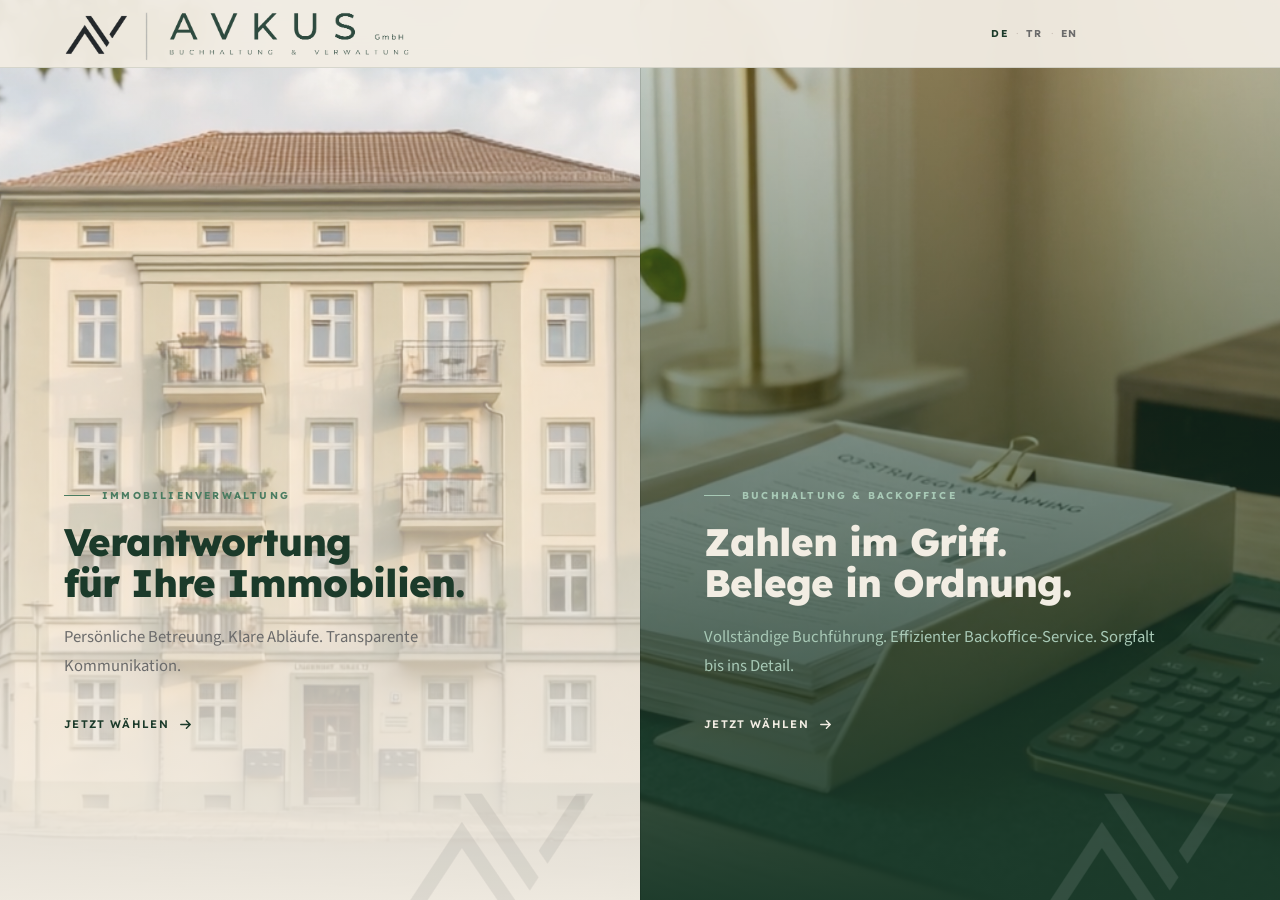
<file: index.html>
<!DOCTYPE html>
<html lang="de">
<head>
  <meta charset="UTF-8">
  <meta name="viewport" content="width=device-width, initial-scale=1.0">
  <title>AVKUS GmbH – Immobilienverwaltung &amp; Buchhaltung</title>
  <meta name="description" content="AVKUS GmbH Bremen – Immobilienverwaltung und Buchhaltung. Persönlich. Strukturiert. Mehrsprachig.">
  <link rel="preconnect" href="https://fonts.googleapis.com">
  <link rel="preconnect" href="https://fonts.gstatic.com" crossorigin>
  <link href="https://fonts.googleapis.com/css2?family=Lexend:wght@300;400;600;700;800&family=Source+Sans+3:wght@400;500;600&display=swap" rel="stylesheet">
  <link rel="icon" href="assets/logos/favicon.png" type="image/png">
  <style>
    *, *::before, *::after { box-sizing: border-box; margin: 0; padding: 0; }
    html, body { height: 100%; }
    body { font-family: 'Source Sans 3', system-ui, sans-serif; overflow: hidden; -webkit-font-smoothing: antialiased; }
    a { text-decoration: none; color: inherit; }
    button { cursor: pointer; font-family: inherit; border: none; background: none; }
    svg { display: block; fill: none; }

    :root {
      --g:    #1B3A2A;
      --g2:   #234e38;
      --gm:   #a8c9b6;
      --gf:   #4a7c61;
      --cr:   #F2EDE3;
      --crd:  #e8e0d3;
      --crdk: #c4bbb0;
      --tx:   #1a1a1a;
      --mu:   #6b6b6b;
      --hh:   68px;
      --dur:  520ms;
      --ez:   cubic-bezier(0.76, 0, 0.24, 1);
      --ezo:  cubic-bezier(0.16, 1, 0.3, 1);
    }

    /* ─── HEADER ─────────────────────────────────── */
    #hdr {
      position: fixed; top: 0; left: 0; right: 0;
      height: var(--hh); z-index: 200;
      display: flex; align-items: center;
      padding: 0 clamp(20px, 3vw, 48px);
      gap: 0;
      background: rgba(242,237,227,0.95);
      backdrop-filter: blur(14px);
      -webkit-backdrop-filter: blur(14px);
      border-bottom: 1px solid rgba(27,58,42,0.12);
      transition: background var(--dur) var(--ez), border-color var(--dur) var(--ez), box-shadow 250ms ease;
    }
    #hdr.scrolled { box-shadow: 0 2px 24px rgba(0,0,0,0.08); }
    [data-state="buch"] #hdr {
      background: rgba(27,58,42,0.96);
      border-bottom-color: rgba(255,255,255,0.09);
    }

    .hl { /* logo */
      display: flex; align-items: center; gap: 12px; flex-shrink: 0;
      color: var(--g); transition: color var(--dur) var(--ez);
    }
    [data-state="buch"] .hl { color: var(--cr); }
    .hl-wide { height: 302px; width: auto; object-fit: contain; }
    [data-state="buch"] .hl-wide { filter: brightness(0) invert(1); }

    .hn { /* nav */
      display: flex; align-items: center; gap: 2px; flex: 1; justify-content: center;
      opacity: 0; pointer-events: none; transition: opacity 300ms ease 180ms;
    }
    [data-state="immo"] .hn, [data-state="buch"] .hn { opacity: 1; pointer-events: all; }
    .hn a {
      font-family: 'Lexend', sans-serif; font-size: 11px; font-weight: 600;
      letter-spacing: 0.12em; text-transform: uppercase;
      color: var(--mu); padding: 8px 14px; border-radius: 4px;
      transition: color 180ms, background 180ms;
    }
    .hn a:hover { color: var(--g); background: rgba(27,58,42,0.07); }
    [data-state="buch"] .hn a { color: var(--gm); }
    [data-state="buch"] .hn a:hover { color: var(--cr); background: rgba(255,255,255,0.08); }

    .hr { /* right controls */
      display: flex; align-items: center; gap: 14px; flex-shrink: 0;
    }
    .lang { display: flex; align-items: center; gap: 2px; pointer-events: all; }
    .lang-sel { display: none; }
    .lb {
      font-family: 'Lexend', sans-serif; font-size: 10px; font-weight: 700;
      letter-spacing: 0.14em; text-transform: uppercase;
      color: var(--mu); padding: 4px 6px; transition: color 180ms;
    }
    .lb:hover, .lb.on { color: var(--g); }
    [data-state="buch"] .lb { color: rgba(168,201,182,0.7); }
    [data-state="buch"] .lb:hover, [data-state="buch"] .lb.on { color: var(--cr); }
    .ls { font-size: 10px; color: var(--crdk); transition: color var(--dur) var(--ez); }
    [data-state="buch"] .ls { color: var(--gf); }

    .hcta {
      font-family: 'Lexend', sans-serif; font-size: 11px; font-weight: 700;
      letter-spacing: 0.09em; text-transform: uppercase;
      padding: 9px 20px; border-radius: 4px;
      background: var(--g); color: var(--cr);
      transition: background 180ms, color 180ms, opacity 300ms ease 180ms;
      opacity: 0; pointer-events: none;
    }
    [data-state="immo"] .hcta, [data-state="buch"] .hcta { opacity: 1; pointer-events: all; }
    .hcta:hover { background: var(--g2); }
    [data-state="buch"] .hcta { background: var(--cr); color: var(--g); }
    [data-state="buch"] .hcta:hover { background: var(--crd); }

    /* ─── DIVIDER LINE ───────────────────────────── */
    #dvl {
      position: fixed; top: 0; bottom: 0; left: 50%;
      width: 1px; background: rgba(0,0,0,0.13); z-index: 50;
      pointer-events: none;
      transition: opacity var(--dur) var(--ez), transform 380ms cubic-bezier(0.16,1,0.3,1);
    }
    [data-state="immo"] #dvl, [data-state="buch"] #dvl { opacity: 0; }

    /* ─── SPLIT HOVER EXPANSION ─────────────────── */
    [data-state="split"] .ly {
      transition: width 600ms cubic-bezier(0.4, 0, 0.2, 1) 60ms;
    }
    [data-state="split"] #dvl {
      transition: transform 600ms cubic-bezier(0.4, 0, 0.2, 1) 60ms;
    }
    #app.hov-i .ly-i { width: 56%; }
    #app.hov-i .ly-b { width: 44%; }
    #app.hov-i #dvl  { transform: translateX(6vw); }
    #app.hov-b .ly-b { width: 56%; }
    #app.hov-b .ly-i { width: 44%; }
    #app.hov-b #dvl  { transform: translateX(-6vw); }

    /* ─── LAYERS ──────────────────────────────────── */
    .ly {
      position: fixed; top: 0; bottom: 0; overflow: hidden;
      transition: width var(--dur) var(--ez);
      will-change: width;
    }
    .ly-i { left: 0; width: 50%; background: var(--cr); }
    .ly-b { right: 0; width: 50%; background: var(--g); }

    [data-state="immo"] .ly-i { width: 100%; }
    [data-state="immo"] .ly-b { width: 0; pointer-events: none; }
    [data-state="buch"] .ly-b { width: 100%; }
    [data-state="buch"] .ly-i { width: 0; pointer-events: none; }

    /* Scroll container inside each layer */
    .lsc {
      position: absolute; inset: 0;
      overflow-y: hidden;
      -webkit-overflow-scrolling: touch;
      min-width: 50vw;
    }
    [data-state="immo"] .ly-i .lsc,
    [data-state="buch"] .ly-b .lsc { overflow-y: auto; }

    /* Scale-in animation on panel content when it activates */
    @keyframes scaleIn {
      from { transform: scale(0.968); opacity: 0.7; }
      to   { transform: scale(1);     opacity: 1; }
    }
    [data-state="immo"] .ly-i .lsc,
    [data-state="buch"] .ly-b .lsc {
      animation: scaleIn var(--dur) var(--ezo) both;
    }

    /* Click overlay — active in split state, transparent when service active */
    .lov {
      position: absolute; inset: 0; z-index: 10;
      cursor: pointer;
    }
    [data-state="immo"] .ly-i .lov,
    [data-state="buch"] .ly-b .lov,
    [data-state="immo"] .ly-b .lov,
    [data-state="buch"] .ly-i .lov { pointer-events: none; }

    /* Hover shimmer on panels in split state */
    [data-state="split"] .lov::after {
      content: ''; position: absolute; inset: 0;
      opacity: 0; transition: opacity 250ms ease;
    }
    [data-state="split"] .lov:hover::after { opacity: 1; }
    .ly-i .lov::after { background: rgba(27,58,42,0.04); }
    .ly-b .lov::after { background: rgba(255,255,255,0.05); }

    /* ─── FLOAT TABS ─────────────────────────────── */
    .ftab {
      position: fixed; top: 50%; z-index: 150;
      width: 40px; height: auto; padding: 14px 0;
      display: flex; flex-direction: column; align-items: center; justify-content: center;
      gap: 8px;
      opacity: 0; pointer-events: none;
      transition: opacity 350ms ease 220ms, transform 280ms var(--ezo);
    }
    .ftab svg { width: 16px; height: 16px; flex-shrink: 0; }
    .ftab-lbl {
      font-family: 'Lexend', sans-serif; font-size: 7px; font-weight: 700;
      letter-spacing: 0.18em; text-transform: uppercase;
      writing-mode: vertical-rl; text-orientation: mixed;
      opacity: 0.6; line-height: 1;
    }

    /* Buch tab: right edge, shown when immo is active */
    #ft-b {
      right: 0; border-radius: 10px 0 0 10px;
      background: var(--g); color: var(--cr);
      transform: translateY(-50%) translateX(100%);
    }
    [data-state="immo"] #ft-b {
      opacity: 1; pointer-events: all;
      transform: translateY(-50%) translateX(0);
    }
    [data-state="immo"] #ft-b:hover { transform: translateY(-50%) translateX(-5px); }

    /* Immo tab: left edge, shown when buch is active */
    #ft-i {
      left: 0; border-radius: 0 10px 10px 0;
      background: var(--cr); color: var(--g);
      transform: translateY(-50%) translateX(-100%);
    }
    [data-state="buch"] #ft-i {
      opacity: 1; pointer-events: all;
      transform: translateY(-50%) translateX(0);
    }
    [data-state="buch"] #ft-i:hover { transform: translateY(-50%) translateX(5px); }

    /* ─── HERO ───────────────────────────────────── */
    .hero {
      min-height: 100vh; position: relative; overflow: hidden;
      display: flex; flex-direction: column; justify-content: flex-end;
      padding: var(--hh) clamp(28px,5vw,72px) 64px;
    }
    .hwm { /* watermark */
      position: absolute; right: -4%; bottom: -8%;
      width: min(340px, 52%); pointer-events: none;
    }
    .ly-i .hwm { opacity: 0.08; }
    .ly-b .hwm { opacity: 0.10; filter: brightness(0) invert(1); }

    .hey { /* eyebrow */
      font-family: 'Lexend', sans-serif; font-size: 10px; font-weight: 700;
      letter-spacing: 0.22em; text-transform: uppercase;
      display: flex; align-items: center; gap: 12px; margin-bottom: 20px;
    }
    .hey::before { content: ''; display: block; width: 26px; height: 1px; background: currentColor; }
    .ly-i .hey { color: var(--gf); }
    .ly-b .hey { color: var(--gm); }

    .hh1 {
      font-family: 'Lexend', sans-serif;
      font-size: clamp(24px, 3.0vw, 50px);
      font-weight: 800; line-height: 1.06; letter-spacing: -0.025em;
      margin-bottom: 20px;
    }
    .ly-i .hh1 { color: var(--g); }
    .ly-b .hh1 { color: var(--cr); }

    .hsub {
      font-size: clamp(14px, 1.3vw, 17px); line-height: 1.7;
      max-width: 460px; margin-bottom: 32px;
    }
    .ly-i .hsub { color: var(--mu); }
    .ly-b .hsub { color: var(--gm); }

    /* Split-state click prompt */
    .hprompt {
      display: inline-flex; align-items: center; gap: 9px;
      font-family: 'Lexend', sans-serif; font-size: 11px; font-weight: 600;
      letter-spacing: 0.12em; text-transform: uppercase;
      transition: opacity 250ms ease, gap 200ms ease;
    }
    .hprompt svg { width: 15px; height: 15px; transition: transform 200ms ease; }
    .lov:hover ~ .lsc .hprompt { gap: 14px; }
    .lov:hover ~ .lsc .hprompt svg { transform: translateX(3px); }
    .ly-i .hprompt { color: var(--g); }
    .ly-b .hprompt { color: var(--cr); }
    [data-state="immo"] .ly-i .hprompt,
    [data-state="buch"] .ly-b .hprompt { opacity: 0; pointer-events: none; }

    /* Active-state CTA buttons */
    .hctas {
      display: flex; align-items: center; gap: 14px; flex-wrap: wrap;
      margin-top: 6px;
      opacity: 0; pointer-events: none;
      transform: translateY(12px);
      transition: opacity 350ms ease 280ms, transform 350ms ease 280ms;
    }
    [data-state="immo"] .ly-i .hctas,
    [data-state="buch"] .ly-b .hctas { opacity: 1; pointer-events: all; transform: none; }

    .bp { /* primary button */
      font-family: 'Lexend', sans-serif; font-size: 12px; font-weight: 700;
      letter-spacing: 0.08em; text-transform: uppercase;
      padding: 13px 26px; border-radius: 4px; display: inline-flex; align-items: center; gap: 8px;
      transition: background 180ms, transform 150ms;
    }
    .bp:hover { transform: translateY(-1px); }
    .ly-i .bp { background: var(--g); color: var(--cr); }
    .ly-i .bp:hover { background: var(--g2); }
    .ly-b .bp { background: var(--cr); color: var(--g); }
    .ly-b .bp:hover { background: var(--crd); }

    .bo { /* outline button */
      font-family: 'Lexend', sans-serif; font-size: 12px; font-weight: 600;
      letter-spacing: 0.08em; text-transform: uppercase;
      padding: 12px 22px; border-radius: 4px; border: 1.5px solid currentColor;
      display: inline-flex; align-items: center; gap: 8px;
      transition: background 180ms, color 180ms;
    }
    .ly-i .bo { color: var(--g); }
    .ly-i .bo:hover { background: var(--g); color: var(--cr); }
    .ly-b .bo { color: var(--gm); }
    .ly-b .bo:hover { background: rgba(255,255,255,0.1); color: var(--cr); border-color: rgba(255,255,255,0.3); }

    /* ─── SECTION TYPOGRAPHY ─────────────────────── */
    .sec { padding: 88px clamp(28px,5vw,72px); }

    .ey { /* eyebrow */
      font-family: 'Lexend', sans-serif; font-size: 10px; font-weight: 700;
      letter-spacing: 0.22em; text-transform: uppercase;
      display: flex; align-items: center; gap: 12px; margin-bottom: 14px;
    }
    .ey::before { content: ''; display: block; width: 22px; height: 1px; background: currentColor; }
    .ly-i .ey { color: var(--gf); }
    .ly-b .ey { color: var(--gm); }

    .sh2 {
      font-family: 'Lexend', sans-serif;
      font-size: clamp(22px, 2.8vw, 40px);
      font-weight: 800; line-height: 1.1; letter-spacing: -0.02em; margin-bottom: 12px;
    }
    .ly-i .sh2 { color: var(--g); }
    .ly-b .sh2 { color: var(--cr); }

    .srul { display: block; width: 48px; height: 2px; margin-bottom: 52px; }
    .ly-i .srul { background: var(--g); }
    .ly-b .srul { background: var(--gm); }

    /* ─── SERVICES GRID ──────────────────────────── */
    .sgrid {
      display: grid; grid-template-columns: 1fr 1fr;
      border-top: 1px solid;
    }
    .ly-i .sgrid { border-color: var(--crd); }
    .ly-b .sgrid { border-color: rgba(255,255,255,0.1); }

    .si {
      display: flex; gap: 18px; align-items: flex-start;
      padding: 30px 36px 30px 0; border-bottom: 1px solid;
    }
    .si:nth-child(even) { padding: 30px 0 30px 36px; border-left: 1px solid; }
    .ly-i .si { border-color: var(--crd); }
    .ly-b .si { border-color: rgba(255,255,255,0.1); }

    .si-ico {
      width: 40px; height: 40px; flex-shrink: 0;
      display: flex; align-items: center; justify-content: center;
      border-radius: 8px;
    }
    .si-ico svg { width: 20px; height: 20px; }
    .ly-i .si-ico { background: rgba(27,58,42,0.09); color: var(--g); }
    .ly-b .si-ico { background: rgba(255,255,255,0.08); color: var(--gm); }

    .si-t {
      font-family: 'Lexend', sans-serif; font-size: 14px; font-weight: 700;
      line-height: 1.3; margin-bottom: 6px;
    }
    .ly-i .si-t { color: var(--g); }
    .ly-b .si-t { color: var(--cr); }

    .si-d { font-size: 13px; line-height: 1.6; }
    .ly-i .si-d { color: var(--mu); }
    .ly-b .si-d { color: var(--gm); }

    .sftr {
      display: flex; align-items: center; justify-content: space-between;
      padding: 28px 0 0; margin-top: 4px; gap: 16px; flex-wrap: wrap;
      border-top: 1px solid;
    }
    .ly-i .sftr { border-color: var(--crd); }
    .ly-b .sftr { border-color: rgba(255,255,255,0.1); }
    .sftr-t { font-size: 14px; }
    .ly-i .sftr-t { color: var(--mu); }
    .ly-b .sftr-t { color: var(--gm); }

    /* ─── USP SECTION ────────────────────────────── */
    .usec {
      padding: 88px clamp(28px,5vw,72px);
      margin-top: 24px;
    }
    .ly-i .usec { background: var(--g); }
    .ly-b .usec { background: rgba(0,0,0,0.22); }

    .uey {
      font-family: 'Lexend', sans-serif; font-size: 10px; font-weight: 700;
      letter-spacing: 0.22em; text-transform: uppercase;
      color: var(--gm); display: flex; align-items: center; gap: 12px; margin-bottom: 12px;
    }
    .uey::before { content: ''; display: block; width: 22px; height: 1px; background: currentColor; }
    .ush2 {
      font-family: 'Lexend', sans-serif; font-size: clamp(22px, 2.8vw, 40px);
      font-weight: 800; line-height: 1.1; letter-spacing: -0.02em;
      color: var(--cr); margin-bottom: 10px;
    }
    .ushdr { margin-bottom: 48px; }
    .ushdr-r { display: block; width: 48px; height: 2px; background: var(--gm); }

    .ugrid { display: grid; grid-template-columns: repeat(3,1fr); gap: 3px; }
    .uc {
      background: rgba(255,255,255,0.05); padding: 36px 28px; border-radius: 2px;
    }
    .uc-ico {
      width: 44px; height: 44px; border-radius: 50%;
      background: rgba(255,255,255,0.09); color: var(--gm);
      display: flex; align-items: center; justify-content: center; margin-bottom: 20px;
    }
    .uc-ico svg { width: 22px; height: 22px; }
    .uc-t {
      font-family: 'Lexend', sans-serif; font-size: 16px; font-weight: 700;
      color: var(--cr); letter-spacing: -0.01em; margin-bottom: 10px; line-height: 1.25;
    }
    .uc-d { font-size: 14px; line-height: 1.65; color: var(--gm); }
    .utag {
      text-align: center; margin-top: 48px;
      font-family: 'Lexend', sans-serif; font-size: 12px; font-weight: 600;
      letter-spacing: 0.16em; text-transform: uppercase; color: var(--gm);
    }

    /* ─── CONTACT ────────────────────────────────── */
    .csec {
      display: grid; grid-template-columns: 1fr 1fr; gap: 64px; align-items: start;
      padding: 88px clamp(28px,5vw,72px);
    }
    .ly-i .csec { background: var(--crd); }
    .ly-b .csec { background: var(--g2); }

    .cey {
      font-family: 'Lexend', sans-serif; font-size: 10px; font-weight: 700;
      letter-spacing: 0.22em; text-transform: uppercase;
      display: flex; align-items: center; gap: 12px; margin-bottom: 14px;
    }
    .cey::before { content: ''; display: block; width: 22px; height: 1px; background: currentColor; }
    .ly-i .cey { color: var(--gf); }
    .ly-b .cey { color: var(--gm); }

    .ch2 {
      font-family: 'Lexend', sans-serif; font-size: clamp(20px, 2.5vw, 34px);
      font-weight: 800; line-height: 1.15; letter-spacing: -0.02em; margin-bottom: 14px;
    }
    .ly-i .ch2 { color: var(--g); }
    .ly-b .ch2 { color: var(--cr); }
    .cdesc { font-size: 15px; line-height: 1.7; margin-bottom: 32px; }
    .ly-i .cdesc { color: var(--mu); }
    .ly-b .cdesc { color: var(--gm); }

    .cbtns { display: flex; gap: 12px; flex-wrap: wrap; }

    /* ─── CONTACT FORM ───────────────────────────── */
    .cform { display: flex; flex-direction: column; gap: 14px; margin-top: 8px; }
    .cf-group { display: flex; flex-direction: column; gap: 5px; }
    .cf-row { display: grid; grid-template-columns: 1fr 1fr; gap: 14px; }
    .cf-label {
      font-family: 'Lexend', sans-serif; font-size: 10px; font-weight: 700;
      letter-spacing: 0.12em; text-transform: uppercase;
    }
    .ly-i .cf-label { color: var(--gf); }
    .ly-b .cf-label { color: var(--gm); }
    .cf-input {
      width: 100%; padding: 11px 14px; border-radius: 5px;
      font-size: 14px; font-family: 'Source Sans 3', sans-serif;
      outline: none; transition: border-color 150ms, box-shadow 150ms;
      -webkit-appearance: none;
    }
    .ly-i .cf-input {
      background: var(--crd); border: 1px solid var(--crdk); color: var(--tx);
    }
    .ly-i .cf-input::placeholder { color: var(--crdk); }
    .ly-i .cf-input:focus { border-color: var(--gf); box-shadow: 0 0 0 3px rgba(74,124,97,0.12); }
    .ly-b .cf-input {
      background: rgba(255,255,255,0.07); border: 1px solid rgba(255,255,255,0.14); color: var(--cr);
    }
    .ly-b .cf-input::placeholder { color: rgba(168,201,182,0.4); }
    .ly-b .cf-input:focus { border-color: var(--gm); box-shadow: 0 0 0 3px rgba(168,201,182,0.14); }
    .cf-ta { resize: vertical; min-height: 80px; }
    .cf-ok {
      font-family: 'Lexend', sans-serif; font-size: 15px; font-weight: 600;
      padding: 18px 0; line-height: 1.6;
    }
    .ly-i .cf-ok { color: var(--g); }
    .ly-b .cf-ok { color: var(--cr); }

    .ccard { padding: 32px; border-radius: 8px; }
    .ly-i .ccard { background: var(--cr); }
    .ly-b .ccard { background: rgba(0,0,0,0.2); }

    .ccard-n {
      font-family: 'Lexend', sans-serif; font-size: 15px; font-weight: 700;
      margin-bottom: 20px;
    }
    .ly-i .ccard-n { color: var(--g); }
    .ly-b .ccard-n { color: var(--cr); }

    .cr-row { display: flex; gap: 12px; align-items: flex-start; margin-bottom: 14px; }
    .cr-ico { width: 20px; height: 20px; flex-shrink: 0; margin-top: 1px; }
    .cr-ico svg { width: 16px; height: 16px; }
    .ly-i .cr-ico { color: var(--gf); }
    .ly-b .cr-ico { color: var(--gm); }
    .cr-txt { font-size: 14px; line-height: 1.55; }
    .ly-i .cr-txt { color: var(--tx); }
    .ly-b .cr-txt { color: var(--gm); }
    .cr-txt a:hover { text-decoration: underline; }

    .lbadges { display: flex; gap: 6px; margin-top: 20px; flex-wrap: wrap; }
    .lbadge {
      font-family: 'Lexend', sans-serif; font-size: 10px; font-weight: 600;
      letter-spacing: 0.1em; text-transform: uppercase;
      padding: 4px 10px; border-radius: 20px; border: 1px solid;
    }
    .ly-i .lbadge { border-color: var(--crdk); color: var(--mu); }
    .ly-b .lbadge { border-color: rgba(255,255,255,0.2); color: var(--gm); }

    /* ─── FOOTER ─────────────────────────────────── */
    .ftr {
      display: flex; align-items: center; justify-content: space-between;
      padding: 36px clamp(28px,5vw,72px); gap: 24px; flex-wrap: wrap;
      border-top: 1px solid;
    }
    .ly-i .ftr { border-color: var(--crd); }
    .ly-b .ftr { border-color: rgba(255,255,255,0.1); }

    .flogo {
      display: flex; align-items: center; gap: 10px;
      font-family: 'Lexend', sans-serif; font-size: 12px; font-weight: 700;
      letter-spacing: 0.09em; text-transform: uppercase;
    }
    .ly-i .flogo { color: var(--g); }
    .ly-b .flogo { color: var(--cr); }
    .flogo-img { height: 42px; width: auto; }
    .ly-b .flogo-img { filter: brightness(0) invert(1); }

    .fcopy { font-size: 12px; }
    .ly-i .fcopy { color: var(--mu); }
    .ly-b .fcopy { color: var(--gm); }

    .flinks { display: flex; gap: 20px; }
    .flink { font-size: 12px; font-weight: 500; transition: color 150ms; }
    .ly-i .flink { color: var(--mu); }
    .ly-i .flink:hover { color: var(--g); }
    .ly-b .flink { color: var(--gm); }
    .ly-b .flink:hover { color: var(--cr); }

    /* ─── SCROLL REVEAL ──────────────────────────── */
    .rv {
      opacity: 0; transform: translateY(18px);
      transition: opacity 580ms ease, transform 580ms ease;
    }
    .rv.on { opacity: 1; transform: none; }
    .rv.d1 { transition-delay: 80ms; }
    .rv.d2 { transition-delay: 160ms; }
    .rv.d3 { transition-delay: 240ms; }

    /* ─── HERO VIDEO ─────────────────────────────── */
    .hvid {
      position: absolute; inset: 0;
      width: 100%; height: 100%;
      object-fit: cover; object-position: center;
      z-index: 0;
    }
    .hovl {
      position: absolute; inset: 0; z-index: 1; pointer-events: none;
    }
    .ly-i .hovl {
      background: linear-gradient(to top,
        rgba(242,237,227,0.97) 0%,
        rgba(242,237,227,0.62) 42%,
        rgba(242,237,227,0.22) 100%);
    }
    .ly-b .hovl {
      background: linear-gradient(to top,
        rgba(27,58,42,0.98) 0%,
        rgba(27,58,42,0.62) 42%,
        rgba(27,58,42,0.22) 100%);
    }
    .hwm { z-index: 2; }
    .hbody { position: relative; z-index: 3; }

    /* ─── PRICING TABLE ──────────────────────────── */
    .psec { padding: 88px clamp(28px,5vw,72px); }
    .psec-hdr { max-width: 680px; margin-bottom: 40px; }
    .psh1 {
      font-family: 'Lexend', sans-serif;
      font-size: clamp(22px, 2.8vw, 38px);
      font-weight: 800; line-height: 1.1; letter-spacing: -0.02em;
      color: var(--cr); margin-bottom: 8px;
    }
    .pssub {
      font-family: 'Lexend', sans-serif; font-size: 14px; font-weight: 600;
      color: var(--gm); margin-bottom: 14px;
    }
    .psdesc { font-size: 15px; line-height: 1.75; color: rgba(242,237,227,0.6); }

    .pgrid {
      display: grid; grid-template-columns: repeat(4, 1fr);
      gap: 3px; margin-bottom: 3px;
    }
    .pcard {
      border: 1px solid rgba(255,255,255,0.1); border-radius: 6px;
      padding: 26px 22px; background: rgba(255,255,255,0.04);
      display: flex; flex-direction: column; gap: 14px;
      position: relative;
    }
    .pcard--hl {
      border-color: var(--gm); background: rgba(255,255,255,0.09);
    }
    .pcard-badge {
      position: absolute; top: -11px; left: 50%; transform: translateX(-50%);
      background: var(--gm); color: var(--g);
      font-family: 'Lexend', sans-serif; font-size: 7.5px; font-weight: 700;
      letter-spacing: 0.18em; text-transform: uppercase;
      padding: 4px 12px; border-radius: 20px; white-space: nowrap;
    }
    .pcard-tier {
      font-family: 'Lexend', sans-serif; font-size: 10px; font-weight: 700;
      letter-spacing: 0.22em; text-transform: uppercase; color: var(--gm);
    }
    .pcard--hl .pcard-tier { color: var(--cr); }
    .pcard-sub {
      font-family: 'Lexend', sans-serif; font-size: 13px; font-weight: 600;
      color: var(--cr); line-height: 1.35;
    }
    .pcard-list {
      list-style: none; display: flex; flex-direction: column; gap: 7px;
      flex: 1;
    }
    .pcard-list li {
      font-size: 13px; line-height: 1.5;
      color: rgba(242,237,227,0.55);
      padding-left: 14px; position: relative;
    }
    .pcard-list li::before { content: '–'; position: absolute; left: 0; color: var(--gm); }
    .pcard--hl .pcard-list li { color: rgba(242,237,227,0.8); }

    .pftr {
      border: 1px solid rgba(255,255,255,0.1); border-radius: 6px;
      padding: 26px 28px; background: rgba(255,255,255,0.04);
    }
    .pftr-t {
      font-family: 'Lexend', sans-serif; font-size: 10px; font-weight: 700;
      letter-spacing: 0.18em; text-transform: uppercase;
      color: var(--gm); margin-bottom: 18px;
    }
    .pftr-grid {
      display: grid; grid-template-columns: repeat(3, 1fr); gap: 10px 32px;
    }
    .pftr-item {
      font-size: 13.5px; color: rgba(242,237,227,0.75);
      display: flex; align-items: center; gap: 9px;
    }
    .pftr-item::before {
      content: '✓'; font-family: 'Lexend', sans-serif; font-size: 11px;
      font-weight: 700; color: var(--gm); flex-shrink: 0;
    }
    .pcta { margin-top: 40px; display: flex; justify-content: center; }

    @media (prefers-reduced-motion: reduce) {
      *, *::before, *::after { transition-duration: 1ms !important; animation-duration: 1ms !important; }
    }

    /* ─── RESPONSIVE ─────────────────────────────── */
    @media (max-width: 900px) {
      .sgrid { grid-template-columns: 1fr; }
      .si:nth-child(even) { border-left: none; padding-left: 0; }
      .ugrid { grid-template-columns: 1fr; gap: 2px; }
      .csec { grid-template-columns: 1fr; gap: 40px; }
      .pgrid { grid-template-columns: repeat(2, 1fr); }
      .pftr-grid { grid-template-columns: repeat(2, 1fr); }
    }

    @media (max-width: 640px) {
      :root { --hh: 56px; }
      body { overflow: hidden; }

      /* ── Header: compact ── */
      .hl-wide { height: 150px; }
      #curtain img { height: 275px !important; }
      .hcta     { display: none !important; }
      .lang     { display: none; }
      .lang-sel {
        display: block;
        font-family: 'Lexend', sans-serif; font-size: 10px; font-weight: 700;
        letter-spacing: 0.14em; text-transform: uppercase;
        color: var(--g); border: 1.5px solid rgba(27,58,42,0.35);
        border-radius: 4px; background: transparent;
        padding: 5px 22px 5px 8px; cursor: pointer;
        -webkit-appearance: none; appearance: none;
        background-image: url("data:image/svg+xml,%3Csvg xmlns='http://www.w3.org/2000/svg' width='8' height='5' viewBox='0 0 8 5'%3E%3Cpath fill='%231B3A2A' d='M0 0l4 5 4-5z'/%3E%3C/svg%3E");
        background-repeat: no-repeat; background-position: right 7px center; background-size: 7px;
      }
      [data-state="buch"] .lang-sel {
        color: var(--cr); border-color: rgba(242,237,227,0.4);
        background-image: url("data:image/svg+xml,%3Csvg xmlns='http://www.w3.org/2000/svg' width='8' height='5' viewBox='0 0 8 5'%3E%3Cpath fill='%23F2EDE3' d='M0 0l4 5 4-5z'/%3E%3C/svg%3E");
      }

      /* ── Panels: diagonal split (full-height, clip-path) ── */
      .ly-i, .ly-b {
        width: 100% !important; left: 0 !important; right: 0; top: 0; height: 100%;
        transition: clip-path var(--dur) var(--ez), transform var(--dur) var(--ez) !important;
      }
      .lsc { min-width: 0; }

      /* Split state default: diagonal clip */
      .ly-i { clip-path: polygon(0 0, 58% 0, 42% 100%, 0 100%); }
      .ly-b { clip-path: polygon(58% 0, 100% 0, 100% 100%, 42% 100%); }

      /* Immo selected: immo expands full, buch collapses right */
      [data-state="immo"] .ly-i { clip-path: polygon(0 0, 100% 0, 100% 100%, 0 100%); }
      [data-state="immo"] .ly-b { clip-path: polygon(100% 0, 100% 0, 100% 100%, 100% 100%); }
      /* Buch selected: buch expands full, immo collapses left */
      [data-state="buch"] .ly-b { clip-path: polygon(0 0, 100% 0, 100% 100%, 0 100%); }
      [data-state="buch"] .ly-i { clip-path: polygon(0 0, 0 0, 0 100%, 0 100%); }

      #dvl { display: none; }
      .hn  { display: none; }
      .hr  { margin-left: auto; }

      /* Float tabs: left/right sides (same as desktop) */
      .ftab { top: 50%; }
      #ft-b {
        right: 0; bottom: auto;
        border-radius: 10px 0 0 10px;
        transform: translateY(-50%) translateX(100%);
      }
      [data-state="immo"] #ft-b { transform: translateY(-50%) translateX(0); }
      [data-state="immo"] #ft-b:hover { transform: translateY(-50%) translateX(-5px); }
      #ft-i {
        left: 0; top: 50%;
        border-radius: 0 10px 10px 0;
        transform: translateY(-50%) translateX(-100%);
      }
      [data-state="buch"] #ft-i { transform: translateY(-50%) translateX(0); }
      [data-state="buch"] #ft-i:hover { transform: translateY(-50%) translateX(5px); }

      /* Split diagonal: content layout */
      [data-state="split"] .hero { padding: var(--hh) 18px clamp(80px, 28vh, 220px); }
      [data-state="split"] .hsub,
      [data-state="split"] .hctas { display: none !important; }
      [data-state="split"] .hh1     { font-size: clamp(13px, 3.8vw, 20px) !important; line-height: 1.2; }
      [data-state="split"] .hey     { font-size: 7px; gap: 5px; }
      [data-state="split"] .hey::before { width: 16px; }
      [data-state="split"] .hprompt { font-size: 10px; }
      /* Immo: constrain to left triangle (42% wide at bottom minus 18px padding) */
      [data-state="split"] .ly-i .hbody { max-width: calc(42% - 20px); }
      /* Buch: push content into right triangle */
      [data-state="split"] .ly-b .hero  { align-items: flex-end; }
      [data-state="split"] .ly-b .hbody { max-width: 50%; text-align: right; }
      [data-state="split"] .ly-b .hey    { flex-direction: row-reverse; justify-content: flex-end; }
      [data-state="split"] .ly-b .hey::before { display: none; }
      [data-state="split"] .ly-b .hprompt { justify-content: flex-end; }

      /* No custom cursor on touch */
      .cur-dot, .cur-ring { display: none; }

      /* Content fade-in after panel expands to full screen */
      [data-state="immo"] .ly-i .hbody,
      [data-state="buch"] .ly-b .hbody {
        animation: mbContentIn 360ms ease 200ms both;
      }
      @keyframes mbContentIn {
        from { opacity: 0; transform: translateY(14px); }
        to   { opacity: 1; transform: none; }
      }

      /* General mobile spacing */
      .hero { padding-bottom: 44px; }
      .sec, .usec, .csec, .psec { padding: 56px 20px; }
      .pgrid { grid-template-columns: 1fr; }
      .pftr-grid { grid-template-columns: 1fr; }
      .si { padding: 24px 0; }
      .si:nth-child(even) { padding: 24px 0; }
      .sftr { flex-direction: column; align-items: flex-start; }
      .ftr  { flex-direction: column; align-items: flex-start; }
      .hh1  { font-size: clamp(26px, 8vw, 40px); }
    }

    /* ── Custom cursor ──────────────────────────────────────── */
    /* .has-cursor * { cursor: none !important; } */

    .cur-dot {
      position: fixed; top: 0; left: 0;
      width: 6px; height: 6px; margin: -3px 0 0 -3px;
      border-radius: 50%;
      background: var(--g);
      pointer-events: none; z-index: 9999;
      opacity: 0; will-change: transform;
      transition: opacity 350ms ease, background 180ms ease;
    }
    .cur-ring {
      position: fixed; top: 0; left: 0;
      width: 28px; height: 28px; margin: -14px 0 0 -14px;
      border-radius: 50%;
      border: 1.5px solid rgba(27,58,42,0.45);
      pointer-events: none; z-index: 9998;
      opacity: 0; will-change: transform;
      transition: opacity 350ms ease, border-color 180ms ease;
    }
    .has-cursor .cur-dot,
    .has-cursor .cur-ring { opacity: 1; }
    .cur-dot.on-dark  { background: var(--cr); }
    .cur-ring.on-dark { border-color: rgba(242,237,227,0.55); }
    /* ─── LOADING CURTAIN ───────────────────────────── */
    #curtain {
      position: fixed; inset: 0; z-index: 9999;
      background: #1B3A2A;
      display: flex; align-items: center; justify-content: center;
      transition: opacity 600ms ease;
    }
    #curtain img {
      height: 744px; width: auto;
      filter: brightness(0) invert(1);
      animation: curtainLogoIn 500ms cubic-bezier(0.22,1,0.36,1) 100ms both;
    }
    @keyframes curtainLogoIn {
      from { opacity: 0; transform: translateY(10px); }
      to   { opacity: 1; transform: none; }
    }
    #curtain.out { opacity: 0; pointer-events: none; }
  </style>
</head>
<body>
<div id="curtain" aria-hidden="true">
  <img src="assets/logos/logo_wide.png" alt="">
</div>
<div class="cur-dot" aria-hidden="true"></div>
<div class="cur-ring" aria-hidden="true"></div>
<div id="app" data-state="split">

  <!-- ── HEADER ──────────────────────────────────────── -->
  <header id="hdr">
    <a href="#" class="hl" aria-label="AVKUS GmbH">
      <img class="hl-wide" src="assets/logos/logo_wide.png" alt="AVKUS GmbH">
    </a>

    <nav class="hn" aria-label="Navigation">
      <a href="#" data-sc="leistungen">Leistungen</a>
      <a href="#" data-sc="vorteile">Vorteile</a>
      <a href="#" data-sc="kontakt">Kontakt</a>
    </nav>

    <div class="hr">
      <div class="lang" role="group" aria-label="Sprache">
        <button class="lb on" aria-pressed="true">DE</button>
        <span class="ls" aria-hidden="true">·</span>
        <button class="lb" aria-pressed="false">TR</button>
        <span class="ls" aria-hidden="true">·</span>
        <button class="lb" aria-pressed="false">EN</button>
      </div>
      <select class="lang-sel" aria-label="Sprache">
        <option value="DE">DE</option>
        <option value="TR">TR</option>
        <option value="EN">EN</option>
      </select>
      <a href="#" class="hcta" data-sc="kontakt">Erstgespräch</a>
    </div>
  </header>

  <!-- ── DIVIDER ─────────────────────────────────────── -->
  <div id="dvl" aria-hidden="true"></div>

  <!-- ═══════════════════════════════════════════════════
       LAYER: IMMOBILIENVERWALTUNG (left / cream)
  ═══════════════════════════════════════════════════ -->
  <div class="ly ly-i" id="ly-i">
    <div class="lov" id="ov-i" role="button" tabindex="0" aria-label="Immobilienverwaltung wählen"></div>
    <div class="lsc" id="sc-i">

      <!-- HERO -->
      <section class="hero">
        <video class="hvid" muted playsinline preload="none" poster="assets/videos/apartment.png">
          <source src="assets/videos/apartment.mp4" type="video/mp4">
        </video>
        <div class="hovl" aria-hidden="true"></div>
        <img class="hwm" src="assets/logos/favicon.png" alt="" aria-hidden="true">
        <div class="hbody">
          <p class="hey">Immobilienverwaltung</p>
          <h1 class="hh1">Verantwortung<br>für Ihre Immobilien.</h1>
          <p class="hsub">Persönliche Betreuung. Klare Abläufe. Transparente Kommunikation.</p>
          <div class="hprompt" aria-hidden="true">
            Jetzt wählen
            <svg viewBox="0 0 16 16" stroke="currentColor" stroke-width="1.6" stroke-linecap="round" stroke-linejoin="round">
              <path d="M3 8h10M9 4l4 4-4 4"/>
            </svg>
          </div>
          <div class="hctas">
            <a href="#" class="bp" data-sc="leistungen">Leistungen entdecken</a>
            <a href="#" class="bo" data-sc="kontakt">Erstgespräch vereinbaren</a>
          </div>
        </div>
      </section>

      <!-- SERVICES -->
      <section class="sec" id="i-leistungen">
        <p class="ey rv">Unsere Leistungen</p>
        <h2 class="sh2 rv">Was wir für Sie übernehmen.</h2>
        <span class="srul rv"></span>
        <div class="sgrid">
          <div class="si rv">
            <div class="si-ico">
              <svg viewBox="0 0 24 24" stroke="currentColor" stroke-width="1.5" stroke-linecap="round" stroke-linejoin="round">
                <path d="M3 21h18M3 10h18M5 6l7-3 7 3M4 10v11M20 10v11"/>
              </svg>
            </div>
            <div>
              <p class="si-t">WEG-, Miet- und Sondereigentumsverwaltung</p>
              <p class="si-d">Vollständige Betreuung von Eigentümergemeinschaften, Mietobjekten und individuellem Sondereigentum.</p>
            </div>
          </div>
          <div class="si rv d1">
            <div class="si-ico">
              <svg viewBox="0 0 24 24" stroke="currentColor" stroke-width="1.5" stroke-linecap="round" stroke-linejoin="round">
                <rect x="4" y="3" width="16" height="18" rx="1"/><path d="M8 8h8M8 11h8M8 14h5"/>
              </svg>
            </div>
            <div>
              <p class="si-t">Wirtschaftspläne und Jahresabrechnungen</p>
              <p class="si-d">Transparente Finanzplanung und revisionssichere Jahresabrechnungen.</p>
            </div>
          </div>
          <div class="si rv">
            <div class="si-ico">
              <svg viewBox="0 0 24 24" stroke="currentColor" stroke-width="1.5" stroke-linecap="round" stroke-linejoin="round">
                <path d="M12 2v4M12 18v4M4.93 4.93l2.83 2.83M16.24 16.24l2.83 2.83M2 12h4M18 12h4M4.93 19.07l2.83-2.83M16.24 7.76l2.83-2.83"/>
              </svg>
            </div>
            <div>
              <p class="si-t">Betriebs- und Nebenkostenmanagement</p>
              <p class="si-d">Sorgfältige Erfassung, Abrechnung und Kontrolle aller betriebs- und mietrechtlichen Kosten.</p>
            </div>
          </div>
          <div class="si rv d1">
            <div class="si-ico">
              <svg viewBox="0 0 24 24" stroke="currentColor" stroke-width="1.5" stroke-linecap="round" stroke-linejoin="round">
                <path d="M17 21v-2a4 4 0 00-4-4H5a4 4 0 00-4 4v2"/><circle cx="9" cy="7" r="4"/><path d="M23 21v-2a4 4 0 00-3-3.87M16 3.13a4 4 0 010 7.75"/>
              </svg>
            </div>
            <div>
              <p class="si-t">Eigentümerversammlungen und Beschlussumsetzung</p>
              <p class="si-d">Organisation, Einladung, Protokollführung und konsequente Umsetzung aller Beschlüsse.</p>
            </div>
          </div>
          <div class="si rv">
            <div class="si-ico">
              <svg viewBox="0 0 24 24" stroke="currentColor" stroke-width="1.5" stroke-linecap="round" stroke-linejoin="round">
                <path d="M20 21V5a2 2 0 00-2-2H6a2 2 0 00-2 2v16M9 21V9h6v12"/>
              </svg>
            </div>
            <div>
              <p class="si-t">Mieter-, Vertrags- und Zahlungsmanagement</p>
              <p class="si-d">Mieterbetreuung, Vertragsverwaltung und lückenlose Überwachung aller Zahlungsströme.</p>
            </div>
          </div>
          <div class="si rv d1">
            <div class="si-ico">
              <svg viewBox="0 0 24 24" stroke="currentColor" stroke-width="1.5" stroke-linecap="round" stroke-linejoin="round">
                <path d="M14.7 6.3a1 1 0 000 1.4L7 16l-4 1 1-4 7.7-7.7a1 1 0 011.4 0l1.6 1z"/><path d="M12 6l6 6"/>
              </svg>
            </div>
            <div>
              <p class="si-t">Dienstleister- und Instandhaltungskoordination</p>
              <p class="si-d">Beauftragung, Überwachung und Abrechnung von Handwerkern und externen Dienstleistern.</p>
            </div>
          </div>
        </div>
        <div class="sftr rv">
          <p class="sftr-t">Für Eigentümer, WEGs und Investoren in Bremen und Umgebung.</p>
          <a href="#" class="bp" data-sc="kontakt">Jetzt anfragen</a>
        </div>
      </section>

      <!-- BENEFITS -->
      <section class="usec" id="i-vorteile">
        <div class="ushdr rv">
          <p class="uey">Warum AVKUS</p>
          <h2 class="ush2">Verwaltung, die Ihr Vertrauen verdient.</h2>
          <span class="ushdr-r"></span>
        </div>
        <div class="ugrid">
          <div class="uc rv">
            <div class="uc-ico">
              <svg viewBox="0 0 24 24" stroke="currentColor" stroke-width="1.5" stroke-linecap="round" stroke-linejoin="round">
                <circle cx="12" cy="8" r="4"/><path d="M4 20c0-4 3.6-7 8-7s8 3 8 7"/>
              </svg>
            </div>
            <p class="uc-t">Persönliche Verantwortung.</p>
            <p class="uc-d">Ein fester Ansprechpartner – keine anonymen Callcenter. Wir kennen Ihre Immobilie und Ihre Situation.</p>
          </div>
          <div class="uc rv d1">
            <div class="uc-ico">
              <svg viewBox="0 0 24 24" stroke="currentColor" stroke-width="1.5" stroke-linecap="round" stroke-linejoin="round">
                <rect x="3" y="3" width="7" height="7" rx="1"/><rect x="14" y="3" width="7" height="7" rx="1"/><rect x="3" y="14" width="7" height="7" rx="1"/><rect x="14" y="14" width="7" height="7" rx="1"/>
              </svg>
            </div>
            <p class="uc-t">Klare Organisation.</p>
            <p class="uc-d">Strukturierte Abläufe, transparente Zuständigkeiten und lückenlose Dokumentation.</p>
          </div>
          <div class="uc rv d2">
            <div class="uc-ico">
              <svg viewBox="0 0 24 24" stroke="currentColor" stroke-width="1.5" stroke-linecap="round" stroke-linejoin="round">
                <circle cx="11" cy="11" r="7"/><path d="M21 21l-4-4"/>
              </svg>
            </div>
            <p class="uc-t">Nachvollziehbare Prozesse.</p>
            <p class="uc-d">Verständliche Unterlagen und klare Kommunikation – jederzeit und für alle Beteiligten.</p>
          </div>
        </div>
        <p class="utag rv">Persönlich · Strukturiert · Mehrsprachig</p>
      </section>

      <!-- CONTACT -->
      <section class="csec" id="i-kontakt">
        <div>
          <p class="cey rv">Kontakt</p>
          <h2 class="ch2 rv">Unverbindliches Erstgespräch vereinbaren.</h2>
          <form class="cform rv" name="erstgespraech-immobilien" method="POST" data-netlify="true" data-netlify-honeypot="bot-field">
            <input type="hidden" name="form-name" value="erstgespraech-immobilien">
            <p style="display:none"><label>Nicht ausfüllen: <input name="bot-field" type="text" autocomplete="off"></label></p>
            <div class="cf-row">
              <div class="cf-group">
                <label class="cf-label" for="cf-name-i">Name *</label>
                <input class="cf-input" type="text" id="cf-name-i" name="name" required>
              </div>
              <div class="cf-group">
                <label class="cf-label" for="cf-tel-i">Telefon</label>
                <input class="cf-input" type="tel" id="cf-tel-i" name="telefon">
              </div>
            </div>
            <div class="cf-group">
              <label class="cf-label" for="cf-email-i">E-Mail *</label>
              <input class="cf-input" type="email" id="cf-email-i" name="email" required>
            </div>
            <div class="cf-group">
              <label class="cf-label" for="cf-msg-i">Nachricht</label>
              <textarea class="cf-input cf-ta" id="cf-msg-i" name="nachricht" rows="3"></textarea>
            </div>
            <div class="cbtns">
              <button type="submit" class="bp">Anfrage senden</button>
              <a href="tel:+494215728797" class="bo">Direkt anrufen</a>
            </div>
          </form>
        </div>
        <div class="ccard rv">
          <p class="ccard-n">AVKUS GmbH</p>
          <div class="cr-row">
            <span class="cr-ico">
              <svg viewBox="0 0 24 24" stroke="currentColor" stroke-width="1.5" stroke-linecap="round" stroke-linejoin="round">
                <path d="M12 2C8.13 2 5 5.13 5 9c0 5.25 7 13 7 13s7-7.75 7-13c0-3.87-3.13-7-7-7z"/><circle cx="12" cy="9" r="2.5"/>
              </svg>
            </span>
            <p class="cr-txt">Schwachhauser Heerstraße 179<br>28211 Bremen</p>
          </div>
          <div class="cr-row">
            <span class="cr-ico">
              <svg viewBox="0 0 24 24" stroke="currentColor" stroke-width="1.5" stroke-linecap="round" stroke-linejoin="round">
                <path d="M22 16.92v3a2 2 0 01-2.18 2 19.79 19.79 0 01-8.63-3.07A19.5 19.5 0 013.07 9.77a19.79 19.79 0 01-3.07-8.67A2 2 0 012.18 0h3a2 2 0 012 1.72c.13.96.36 1.9.7 2.81a2 2 0 01-.45 2.11L6.91 7.91a16 16 0 006.07 6.07l1.27-1.27a2 2 0 012.11-.45c.91.34 1.85.57 2.81.7A2 2 0 0122 14.92v2z"/>
              </svg>
            </span>
            <p class="cr-txt"><a href="tel:+494215728797">+49 (0)421 57287971</a></p>
          </div>
          <div class="cr-row">
            <span class="cr-ico">
              <svg viewBox="0 0 24 24" stroke="currentColor" stroke-width="1.5" stroke-linecap="round" stroke-linejoin="round">
                <path d="M4 4h16c1.1 0 2 .9 2 2v12c0 1.1-.9 2-2 2H4c-1.1 0-2-.9-2-2V6c0-1.1.9-2 2-2z"/><polyline points="22,6 12,13 2,6"/>
              </svg>
            </span>
            <p class="cr-txt"><a href="mailto:info@avkus.de">info@avkus.de</a></p>
          </div>
          <div class="lbadges">
            <span class="lbadge">Deutsch</span>
            <span class="lbadge">Türkisch</span>
            <span class="lbadge">Englisch</span>
          </div>
        </div>
      </section>

      <footer class="ftr">
        <div class="flogo">
          <img class="flogo-img" src="assets/logos/logo_tall.png" alt="AVKUS">
        </div>
        <p class="fcopy">&copy; 2025 AVKUS GmbH · Bremen</p>
        <nav class="flinks" aria-label="Rechtliches">
          <a href="/impressum" class="flink">Impressum</a>
          <a href="/datenschutz" class="flink">Datenschutz</a>
          <a href="/agb" class="flink">AGB</a>
        </nav>
      </footer>

    </div><!-- /sc-i -->
  </div><!-- /ly-i -->


  <!-- ═══════════════════════════════════════════════════
       LAYER: BUCHHALTUNG (right / dark green)
  ═══════════════════════════════════════════════════ -->
  <div class="ly ly-b" id="ly-b">
    <div class="lov" id="ov-b" role="button" tabindex="0" aria-label="Buchhaltung wählen"></div>
    <div class="lsc" id="sc-b">

      <!-- HERO -->
      <section class="hero">
        <video class="hvid" muted playsinline preload="none" poster="assets/videos/desk.png">
          <source src="assets/videos/desk.mp4" type="video/mp4">
        </video>
        <div class="hovl" aria-hidden="true"></div>
        <img class="hwm" src="assets/logos/favicon.png" alt="" aria-hidden="true">
        <div class="hbody">
          <p class="hey">Buchhaltung &amp; Backoffice</p>
          <h2 class="hh1">Zahlen im Griff.<br>Belege in Ordnung.</h2>
          <p class="hsub">Vollständige Buchführung. Effizienter Backoffice-Service. Sorgfalt bis ins Detail.</p>
          <div class="hprompt" aria-hidden="true">
            Jetzt wählen
            <svg viewBox="0 0 16 16" stroke="currentColor" stroke-width="1.6" stroke-linecap="round" stroke-linejoin="round">
              <path d="M3 8h10M9 4l4 4-4 4"/>
            </svg>
          </div>
          <div class="hctas">
            <a href="#" class="bp" data-sc="leistungen">Leistungen entdecken</a>
            <a href="#" class="bo" data-sc="kontakt">Erstgespräch vereinbaren</a>
          </div>
        </div>
      </section>

      <!-- SERVICES -->
      <section class="sec" id="b-leistungen">
        <p class="ey rv">Unsere Leistungen</p>
        <h2 class="sh2 rv">Was wir für Sie erledigen.</h2>
        <span class="srul rv"></span>
        <div class="sgrid">
          <div class="si rv">
            <div class="si-ico">
              <svg viewBox="0 0 24 24" stroke="currentColor" stroke-width="1.5" stroke-linecap="round" stroke-linejoin="round">
                <rect x="3" y="3" width="18" height="18" rx="1"/><path d="M8 12h8M8 8h5M8 16h8"/>
              </svg>
            </div>
            <div>
              <p class="si-t">Buchen laufender Geschäftsvorfälle</p>
              <p class="si-d">Ordnungsgemäße und steuerlich einwandfreie Erfassung aller Geschäftsvorgänge.</p>
            </div>
          </div>
          <div class="si rv d1">
            <div class="si-ico">
              <svg viewBox="0 0 24 24" stroke="currentColor" stroke-width="1.5" stroke-linecap="round" stroke-linejoin="round">
                <circle cx="12" cy="12" r="9"/><path d="M12 8v4l3 3"/>
              </svg>
            </div>
            <div>
              <p class="si-t">Lohn- und Gehaltsabrechnung</p>
              <p class="si-d">Korrekte Lohnabrechnungen sowie Meldungen an Krankenkassen und Behörden.</p>
            </div>
          </div>
          <div class="si rv">
            <div class="si-ico">
              <svg viewBox="0 0 24 24" stroke="currentColor" stroke-width="1.5" stroke-linecap="round" stroke-linejoin="round">
                <path d="M14 2H6a2 2 0 00-2 2v16a2 2 0 002 2h12a2 2 0 002-2V8l-6-6z"/><path d="M14 2v6h6M16 13H8M16 17H8M10 9H8"/>
              </svg>
            </div>
            <div>
              <p class="si-t">Beleg- und Dokumentenorganisation</p>
              <p class="si-d">Strukturierte, revisionssichere Ablage und digitale Verwaltung aller Unterlagen.</p>
            </div>
          </div>
          <div class="si rv d1">
            <div class="si-ico">
              <svg viewBox="0 0 24 24" stroke="currentColor" stroke-width="1.5" stroke-linecap="round" stroke-linejoin="round">
                <line x1="12" y1="1" x2="12" y2="23"/><path d="M17 5H9.5a3.5 3.5 0 000 7h5a3.5 3.5 0 010 7H6"/>
              </svg>
            </div>
            <div>
              <p class="si-t">Debitoren- und Kreditorenmanagement</p>
              <p class="si-d">Systemische Erfassung, Kontrolle und Steuerung von Forderungen und Verbindlichkeiten.</p>
            </div>
          </div>
          <div class="si rv">
            <div class="si-ico">
              <svg viewBox="0 0 24 24" stroke="currentColor" stroke-width="1.5" stroke-linecap="round" stroke-linejoin="round">
                <path d="M9 11l3 3L22 4"/><path d="M21 12v7a2 2 0 01-2 2H5a2 2 0 01-2-2V5a2 2 0 012-2h11"/>
              </svg>
            </div>
            <div>
              <p class="si-t">Administrative Unternehmensorganisation</p>
              <p class="si-d">Unterstützung bei Büroorganisation, Schriftverkehr und behördlichen Meldungen.</p>
            </div>
          </div>
          <div class="si rv d1">
            <div class="si-ico">
              <svg viewBox="0 0 24 24" stroke="currentColor" stroke-width="1.5" stroke-linecap="round" stroke-linejoin="round">
                <path d="M22 12h-4l-3 9L9 3l-3 9H2"/>
              </svg>
            </div>
            <div>
              <p class="si-t">Koordination von Banken, Behörden und Fachpartnern</p>
              <p class="si-d">Professionelle Kommunikation mit Finanzämtern, Banken und externen Fachstellen.</p>
            </div>
          </div>
        </div>
        <div class="sftr rv">
          <p class="sftr-t">Für Selbstständige, KMU und Immobilienunternehmen.</p>
          <a href="#" class="bp" data-sc="kontakt">Jetzt anfragen</a>
        </div>
      </section>

      <!-- PRICING TABLE -->
      <section class="psec" id="b-pakete">
        <div class="psec-hdr">
          <h2 class="psh1 rv">Buchhaltung, Lohn und Backoffice.</h2>
          <p class="pssub rv">Einfach. Persönlich. Mehrsprachig.</p>
          <p class="psdesc rv">Sie führen Ihr Unternehmen. Wir sorgen im Hintergrund für geordnete Unterlagen, klare Abläufe und verlässliche Ansprechpartner.</p>
        </div>

        <div class="pgrid">
          <div class="pcard rv">
            <p class="pcard-tier">BASIS</p>
            <p class="pcard-sub">Selbstständige und kleine Unternehmen</p>
            <ul class="pcard-list">
              <li>bis 50 Geschäftsvorfälle</li>
              <li>1 Bankkonto</li>
              <li>laufende Buchhaltung</li>
              <li>digitale Belegverarbeitung</li>
              <li>gebündelte Rückfragen</li>
              <li>kompakter Monatsstatus</li>
              <li>fester Ansprechpartner</li>
            </ul>
          </div>

          <div class="pcard pcard--hl rv">
            <span class="pcard-badge">Häufig gewählt</span>
            <p class="pcard-tier">STANDARD</p>
            <p class="pcard-sub">Unternehmen mit regelmäßigem Bedarf</p>
            <ul class="pcard-list">
              <li>bis 150 Geschäftsvorfälle</li>
              <li>1 Bank-/Zahlungskonto</li>
              <li>Debitoren- und Kreditorengrundpflege</li>
              <li>Kassenbuch</li>
              <li>bis 3 Lohnabrechnungen</li>
              <li>Unterlagenübersicht</li>
              <li>kompakter Monatsstatus</li>
              <li>reguläre Abstimmung mit Steuerberater</li>
            </ul>
          </div>

          <div class="pcard rv d1">
            <p class="pcard-tier">BUSINESS</p>
            <p class="pcard-sub">Unternehmen mit mehr Betreuung</p>
            <ul class="pcard-list">
              <li>bis 250 Geschäftsvorfälle</li>
              <li>bis 2 Bank-/Zahlungskonten</li>
              <li>Debitoren und Kreditoren</li>
              <li>Kostenstellen und Kassenbuch</li>
              <li>Reisekosten</li>
              <li>bis 5 Lohnabrechnungen</li>
              <li>Fristen- und Unterlagenübersicht</li>
              <li>ausführlicher Monatsstatus</li>
              <li>reguläre Abstimmung mit Steuerberater</li>
            </ul>
          </div>

          <div class="pcard rv d2">
            <p class="pcard-tier">PREMIUM</p>
            <p class="pcard-sub">Weitgehend ausgelagertes Backoffice</p>
            <ul class="pcard-list">
              <li>bis 400 Geschäftsvorfälle</li>
              <li>bis 3 Bank-/Zahlungskonten</li>
              <li>Debitoren und Kreditoren</li>
              <li>Kostenstellen, Kasse und Reisekosten</li>
              <li>bis 8 Lohnabrechnungen</li>
              <li>Unterstützung bei Fakturierung</li>
              <li>erweiterte Fristenführung</li>
              <li>bis 2 Std. Koordination pro Monat</li>
              <li>priorisierte Bearbeitung</li>
            </ul>
          </div>
        </div>

        <div class="pftr rv">
          <p class="pftr-t">In allen Paketen enthalten</p>
          <div class="pftr-grid">
            <span class="pftr-item">Persönlicher Ansprechpartner</span>
            <span class="pftr-item">Klare Zuständigkeiten</span>
            <span class="pftr-item">Verständliche Kommunikation</span>
            <span class="pftr-item">Transparente offene Punkte</span>
            <span class="pftr-item">Mehrsprachige Betreuung</span>
            <span class="pftr-item">Geordnete Übergabe an den Steuerberater</span>
          </div>
        </div>

        <div class="pcta rv">
          <a href="#" class="bp" data-sc="kontakt">Jetzt anfragen</a>
        </div>
      </section>

      <!-- BENEFITS -->
      <section class="usec" id="b-vorteile">
        <div class="ushdr rv">
          <p class="uey">Warum AVKUS</p>
          <h2 class="ush2">Buchhaltung, der Sie vertrauen können.</h2>
          <span class="ushdr-r"></span>
        </div>
        <div class="ugrid">
          <div class="uc rv">
            <div class="uc-ico">
              <svg viewBox="0 0 24 24" stroke="currentColor" stroke-width="1.5" stroke-linecap="round" stroke-linejoin="round">
                <circle cx="12" cy="8" r="4"/><path d="M4 20c0-4 3.6-7 8-7s8 3 8 7"/>
              </svg>
            </div>
            <p class="uc-t">Persönliche Ansprechpartner.</p>
            <p class="uc-d">Kein Callcenter, kein Ticket-System. Direkter Kontakt zu Ihrer Fachkraft.</p>
          </div>
          <div class="uc rv d1">
            <div class="uc-ico">
              <svg viewBox="0 0 24 24" stroke="currentColor" stroke-width="1.5" stroke-linecap="round" stroke-linejoin="round">
                <path d="M9 11l3 3L22 4"/><path d="M21 12v7a2 2 0 01-2 2H5a2 2 0 01-2-2V5a2 2 0 012-2h11"/>
              </svg>
            </div>
            <p class="uc-t">Präzise und pünktlich.</p>
            <p class="uc-d">Fristen einhalten, Fehler vermeiden – damit Sie sich auf Ihr Kerngeschäft konzentrieren.</p>
          </div>
          <div class="uc rv d2">
            <div class="uc-ico">
              <svg viewBox="0 0 24 24" stroke="currentColor" stroke-width="1.5" stroke-linecap="round" stroke-linejoin="round">
                <rect x="3" y="11" width="18" height="11" rx="1"/><path d="M7 11V7a5 5 0 0110 0v4"/>
              </svg>
            </div>
            <p class="uc-t">Sicher &amp; diskret.</p>
            <p class="uc-d">Ihre Zahlen bleiben vertraulich. Datenschutz und Compliance haben bei uns höchste Priorität.</p>
          </div>
        </div>
        <p class="utag rv">Persönlich · Präzise · Mehrsprachig</p>
      </section>

      <!-- CONTACT -->
      <section class="csec" id="b-kontakt">
        <div>
          <p class="cey rv">Kontakt</p>
          <h2 class="ch2 rv">Sprechen wir über Ihre Buchhaltung.</h2>
          <form class="cform rv" name="erstgespraech-buchhaltung" method="POST" data-netlify="true" data-netlify-honeypot="bot-field">
            <input type="hidden" name="form-name" value="erstgespraech-buchhaltung">
            <p style="display:none"><label>Nicht ausfüllen: <input name="bot-field" type="text" autocomplete="off"></label></p>
            <div class="cf-row">
              <div class="cf-group">
                <label class="cf-label" for="cf-name-b">Name *</label>
                <input class="cf-input" type="text" id="cf-name-b" name="name" required>
              </div>
              <div class="cf-group">
                <label class="cf-label" for="cf-tel-b">Telefon</label>
                <input class="cf-input" type="tel" id="cf-tel-b" name="telefon">
              </div>
            </div>
            <div class="cf-group">
              <label class="cf-label" for="cf-email-b">E-Mail *</label>
              <input class="cf-input" type="email" id="cf-email-b" name="email" required>
            </div>
            <div class="cf-group">
              <label class="cf-label" for="cf-msg-b">Nachricht</label>
              <textarea class="cf-input cf-ta" id="cf-msg-b" name="nachricht" rows="3"></textarea>
            </div>
            <div class="cbtns">
              <button type="submit" class="bp">Anfrage senden</button>
              <a href="tel:+494215728797" class="bo">Direkt anrufen</a>
            </div>
          </form>
        </div>
        <div class="ccard rv">
          <p class="ccard-n">AVKUS GmbH</p>
          <div class="cr-row">
            <span class="cr-ico">
              <svg viewBox="0 0 24 24" stroke="currentColor" stroke-width="1.5" stroke-linecap="round" stroke-linejoin="round">
                <path d="M12 2C8.13 2 5 5.13 5 9c0 5.25 7 13 7 13s7-7.75 7-13c0-3.87-3.13-7-7-7z"/><circle cx="12" cy="9" r="2.5"/>
              </svg>
            </span>
            <p class="cr-txt">Schwachhauser Heerstraße 179<br>28211 Bremen</p>
          </div>
          <div class="cr-row">
            <span class="cr-ico">
              <svg viewBox="0 0 24 24" stroke="currentColor" stroke-width="1.5" stroke-linecap="round" stroke-linejoin="round">
                <path d="M22 16.92v3a2 2 0 01-2.18 2 19.79 19.79 0 01-8.63-3.07A19.5 19.5 0 013.07 9.77a19.79 19.79 0 01-3.07-8.67A2 2 0 012.18 0h3a2 2 0 012 1.72c.13.96.36 1.9.7 2.81a2 2 0 01-.45 2.11L6.91 7.91a16 16 0 006.07 6.07l1.27-1.27a2 2 0 012.11-.45c.91.34 1.85.57 2.81.7A2 2 0 0122 14.92v2z"/>
              </svg>
            </span>
            <p class="cr-txt"><a href="tel:+494215728797">+49 (0)421 57287971</a></p>
          </div>
          <div class="cr-row">
            <span class="cr-ico">
              <svg viewBox="0 0 24 24" stroke="currentColor" stroke-width="1.5" stroke-linecap="round" stroke-linejoin="round">
                <path d="M4 4h16c1.1 0 2 .9 2 2v12c0 1.1-.9 2-2 2H4c-1.1 0-2-.9-2-2V6c0-1.1.9-2 2-2z"/><polyline points="22,6 12,13 2,6"/>
              </svg>
            </span>
            <p class="cr-txt"><a href="mailto:info@avkus.de">info@avkus.de</a></p>
          </div>
          <div class="lbadges">
            <span class="lbadge">Deutsch</span>
            <span class="lbadge">Türkisch</span>
            <span class="lbadge">Englisch</span>
          </div>
        </div>
      </section>

      <footer class="ftr">
        <div class="flogo">
          <img class="flogo-img" src="assets/logos/logo_tall.png" alt="AVKUS">
        </div>
        <p class="fcopy">&copy; 2025 AVKUS GmbH · Bremen</p>
        <nav class="flinks" aria-label="Rechtliches">
          <a href="/impressum" class="flink">Impressum</a>
          <a href="/datenschutz" class="flink">Datenschutz</a>
          <a href="/agb" class="flink">AGB</a>
        </nav>
      </footer>

    </div><!-- /sc-b -->
  </div><!-- /ly-b -->


  <!-- ── FLOAT TABS ───────────────────────────────────── -->
  <!-- Return to overview (appears on right when immo is active) -->
  <button class="ftab" id="ft-b" aria-label="Zurück zur Übersicht">
    <svg viewBox="0 0 18 18" stroke="currentColor" stroke-width="2" stroke-linecap="round" stroke-linejoin="round">
      <path d="M13 9H5M9 5L5 9l4 4"/>
    </svg>
    <span class="ftab-lbl">Übersicht</span>
  </button>

  <!-- Return to overview (appears on left when buch is active) -->
  <button class="ftab" id="ft-i" aria-label="Zurück zur Übersicht">
    <svg viewBox="0 0 18 18" stroke="currentColor" stroke-width="2" stroke-linecap="round" stroke-linejoin="round">
      <path d="M5 9h8M9 5l4 4-4 4"/>
    </svg>
    <span class="ftab-lbl">Übersicht</span>
  </button>

</div><!-- /app -->

<script>
(function () {
  const app   = document.getElementById('app');
  const scI   = document.getElementById('sc-i');
  const scB   = document.getElementById('sc-b');
  const hdr   = document.getElementById('hdr');
  const saved = { i: 0, b: 0 };

  /* ── State machine ─────────────────────────────────── */
  function select(name) {
    const prev = app.dataset.state;

    // Save scroll position of outgoing active panel
    if (prev === 'immo') saved.i = scI.scrollTop;
    if (prev === 'buch') saved.b = scB.scrollTop;

    app.dataset.state = name;

    // Video: play on selection (user gesture = mobile-safe), pause on return
    if (name === 'immo') { if (vidI) vidI.play().catch(() => {}); if (vidB) vidB.pause(); }
    if (name === 'buch') { if (vidB) vidB.play().catch(() => {}); if (vidI) vidI.pause(); }
    if (name === 'split') { if (vidI) vidI.pause(); if (vidB) vidB.pause(); }

    // Restore scroll position after CSS applies (double-RAF for reliability)
    requestAnimationFrame(() => requestAnimationFrame(() => {
      if (name === 'immo') { scI.scrollTop = saved.i; revealCheck(scI); }
      if (name === 'buch') { scB.scrollTop = saved.b; revealCheck(scB); }
    }));
  }

  /* ── Click targets ─────────────────────────────────── */
  document.getElementById('ov-i').addEventListener('click', () => select('immo'));
  document.getElementById('ov-b').addEventListener('click', () => select('buch'));
  document.getElementById('ft-b').addEventListener('click', () => select('split'));
  document.getElementById('ft-i').addEventListener('click', () => select('split'));

  // Keyboard support on overlays
  ['ov-i', 'ov-b'].forEach(id => {
    document.getElementById(id).addEventListener('keydown', e => {
      if (e.key === 'Enter' || e.key === ' ') {
        e.preventDefault();
        e.currentTarget.click();
      }
    });
  });

  /* ── Nav / anchor scrolling ────────────────────────── */
  const HH = parseInt(getComputedStyle(document.documentElement).getPropertyValue('--hh')) || 68;

  document.querySelectorAll('[data-sc]').forEach(el => {
    el.addEventListener('click', e => {
      e.preventDefault();
      const st = app.dataset.state;
      if (st !== 'immo' && st !== 'buch') return;
      const prefix = st === 'immo' ? 'i' : 'b';
      const sec = document.getElementById(`${prefix}-${el.dataset.sc}`);
      const sc  = st === 'immo' ? scI : scB;
      if (!sec || !sc) return;
      sc.scrollTo({ top: sec.offsetTop - HH, behavior: 'smooth' });
    });
  });

  /* ── Translations ──────────────────────────────────── */
  const LANGS = {
    DE: {
      nav: { l: 'Leistungen', v: 'Vorteile', k: 'Kontakt' },
      hdr: 'Erstgespräch',
      immo: {
        eye: 'Immobilienverwaltung',
        h1: 'Verantwortung<br>für Ihre Immobilien.',
        sub: 'Persönliche Betreuung. Klare Abläufe. Transparente Kommunikation.',
        prompt: 'Jetzt wählen',
        cta1: 'Leistungen entdecken', cta2: 'Erstgespräch vereinbaren',
        seye: 'Unsere Leistungen', sh2: 'Was wir für Sie übernehmen.',
        si: [
          ['WEG-, Miet- und Sondereigentumsverwaltung','Vollständige Betreuung von Eigentümergemeinschaften, Mietobjekten und individuellem Sondereigentum.'],
          ['Wirtschaftspläne und Jahresabrechnungen','Transparente Finanzplanung und revisionssichere Jahresabrechnungen.'],
          ['Betriebs- und Nebenkostenmanagement','Sorgfältige Erfassung, Abrechnung und Kontrolle aller betriebs- und mietrechtlichen Kosten.'],
          ['Eigentümerversammlungen und Beschlussumsetzung','Organisation, Einladung, Protokollführung und konsequente Umsetzung aller Beschlüsse.'],
          ['Mieter-, Vertrags- und Zahlungsmanagement','Mieterbetreuung, Vertragsverwaltung und lückenlose Überwachung aller Zahlungsströme.'],
          ['Dienstleister- und Instandhaltungskoordination','Beauftragung, Überwachung und Abrechnung von Handwerkern und externen Dienstleistern.']
        ],
        sftr: 'Für Eigentümer, WEGs und Investoren in Bremen und Umgebung.', sftrbtn: 'Jetzt anfragen',
        ueye: 'Warum AVKUS', uh2: 'Verwaltung, die Ihr Vertrauen verdient.',
        uc: [
          ['Persönliche Verantwortung.','Ein fester Ansprechpartner – keine anonymen Callcenter. Wir kennen Ihre Immobilie und Ihre Situation.'],
          ['Klare Organisation.','Strukturierte Abläufe, transparente Zuständigkeiten und lückenlose Dokumentation.'],
          ['Nachvollziehbare Prozesse.','Verständliche Unterlagen und klare Kommunikation – jederzeit und für alle Beteiligten.']
        ],
        utag: 'Persönlich · Strukturiert · Mehrsprachig',
        ceye: 'Kontakt', ch2: 'Unverbindliches Erstgespräch vereinbaren.'
      },
      buch: {
        eye: 'Buchhaltung & Backoffice',
        h1: 'Zahlen im Griff.<br>Belege in Ordnung.',
        sub: 'Vollständige Buchführung. Effizienter Backoffice-Service. Sorgfalt bis ins Detail.',
        prompt: 'Jetzt wählen',
        cta1: 'Leistungen entdecken', cta2: 'Erstgespräch vereinbaren',
        seye: 'Unsere Leistungen', sh2: 'Was wir für Sie erledigen.',
        si: [
          ['Buchen laufender Geschäftsvorfälle','Ordnungsgemäße und steuerlich einwandfreie Erfassung aller Geschäftsvorgänge.'],
          ['Lohn- und Gehaltsabrechnung','Korrekte Lohnabrechnungen sowie Meldungen an Krankenkassen und Behörden.'],
          ['Beleg- und Dokumentenorganisation','Strukturierte, revisionssichere Ablage und digitale Verwaltung aller Unterlagen.'],
          ['Debitoren- und Kreditorenmanagement','Systemische Erfassung, Kontrolle und Steuerung von Forderungen und Verbindlichkeiten.'],
          ['Administrative Unternehmensorganisation','Unterstützung bei Büroorganisation, Schriftverkehr und behördlichen Meldungen.'],
          ['Koordination von Banken, Behörden und Fachpartnern','Professionelle Kommunikation mit Finanzämtern, Banken und externen Fachstellen.']
        ],
        sftr: 'Für Selbstständige, KMU und Immobilienunternehmen.', sftrbtn: 'Jetzt anfragen',
        ueye: 'Warum AVKUS', uh2: 'Buchhaltung, der Sie vertrauen können.',
        uc: [
          ['Persönliche Ansprechpartner.','Kein Callcenter, kein Ticket-System. Direkter Kontakt zu Ihrer Fachkraft.'],
          ['Präzise und pünktlich.','Fristen einhalten, Fehler vermeiden – damit Sie sich auf Ihr Kerngeschäft konzentrieren.'],
          ['Sicher & diskret.','Ihre Zahlen bleiben vertraulich. Datenschutz und Compliance haben bei uns höchste Priorität.']
        ],
        utag: 'Persönlich · Präzise · Mehrsprachig',
        ceye: 'Kontakt', ch2: 'Sprechen wir über Ihre Buchhaltung.',
        pakete: {
          h1: 'Buchhaltung, Lohn und Backoffice.',
          sub: 'Einfach. Persönlich. Mehrsprachig.',
          desc: 'Sie führen Ihr Unternehmen. Wir sorgen im Hintergrund für geordnete Unterlagen, klare Abläufe und verlässliche Ansprechpartner.',
          badge: 'Häufig gewählt',
          tiers: [
            { name: 'BASIS',    sub: 'Selbstständige und kleine Unternehmen',   items: ['bis 50 Geschäftsvorfälle','1 Bankkonto','laufende Buchhaltung','digitale Belegverarbeitung','gebündelte Rückfragen','kompakter Monatsstatus','fester Ansprechpartner'] },
            { name: 'STANDARD', sub: 'Unternehmen mit regelmäßigem Bedarf',     items: ['bis 150 Geschäftsvorfälle','1 Bank-/Zahlungskonto','Debitoren- und Kreditorengrundpflege','Kassenbuch','bis 3 Lohnabrechnungen','Unterlagenübersicht','kompakter Monatsstatus','reguläre Abstimmung mit Steuerberater'] },
            { name: 'BUSINESS', sub: 'Unternehmen mit mehr Betreuung',          items: ['bis 250 Geschäftsvorfälle','bis 2 Bank-/Zahlungskonten','Debitoren und Kreditoren','Kostenstellen und Kassenbuch','Reisekosten','bis 5 Lohnabrechnungen','Fristen- und Unterlagenübersicht','ausführlicher Monatsstatus','reguläre Abstimmung mit Steuerberater'] },
            { name: 'PREMIUM',  sub: 'Weitgehend ausgelagertes Backoffice',     items: ['bis 400 Geschäftsvorfälle','bis 3 Bank-/Zahlungskonten','Debitoren und Kreditoren','Kostenstellen, Kasse und Reisekosten','bis 8 Lohnabrechnungen','Unterstützung bei Fakturierung','erweiterte Fristenführung','bis 2 Std. Koordination pro Monat','priorisierte Bearbeitung'] }
          ],
          inclTitle: 'In allen Paketen enthalten',
          incl: ['Persönlicher Ansprechpartner','Klare Zuständigkeiten','Verständliche Kommunikation','Transparente offene Punkte','Mehrsprachige Betreuung','Geordnete Übergabe an den Steuerberater'],
          cta: 'Jetzt anfragen'
        }
      },
      form: { name: 'Name *', tel: 'Telefon', email: 'E-Mail *', msg: 'Nachricht', submit: 'Anfrage senden', call: 'Direkt anrufen' },
      formOk: 'Vielen Dank! Wir melden uns innerhalb von 24 Stunden bei Ihnen.',
      tab: 'Übersicht',
      foot: { imp: 'Impressum', ds: 'Datenschutz', agb: 'AGB' }
    },
    TR: {
      nav: { l: 'Hizmetler', v: 'Avantajlar', k: 'İletişim' },
      hdr: 'İlk Görüşme',
      immo: {
        eye: 'Mülk Yönetimi',
        h1: 'Mülkünüz İçin<br>Tam Sorumluluk.',
        sub: 'Kişisel ilgi. Net süreçler. Şeffaf iletişim.',
        prompt: 'Seçiniz',
        cta1: 'Hizmetleri keşfet', cta2: 'Görüşme ayarla',
        seye: 'Hizmetlerimiz', sh2: 'Sizin için üstleniyoruz.',
        si: [
          ['WEG-, Kira ve Özel Mülkiyet Yönetimi','Kat mülkiyeti toplulukları, kiralık gayrimenkuller ve özel mülklerin tam kapsamlı yönetimi.'],
          ['İşletme Planları ve Yıllık Hesaplamalar','Şeffaf finansal planlama ve denetlenebilir yıllık hesaplamalar.'],
          ['İşletme ve Yan Gider Yönetimi','Tüm işletme ve kira hukuku kapsamındaki giderlerin titizlikle takibi ve hesaplanması.'],
          ['Kat Maliki Toplantıları ve Kararların Uygulanması','Organizasyon, davet, tutanak tutma ve tüm kararların kararlı biçimde hayata geçirilmesi.'],
          ['Kiracı, Sözleşme ve Ödeme Yönetimi','Kiracı ilişkileri, sözleşme yönetimi ve tüm ödeme akışlarının eksiksiz takibi.'],
          ['Hizmet Sağlayıcı ve Bakım Koordinasyonu','Usta ve dış hizmet sağlayıcıların görevlendirilmesi, denetimi ve hesaplanması.']
        ],
        sftr: 'Bremen ve çevresindeki mülk sahipleri, WEG\'ler ve yatırımcılar için.', sftrbtn: 'Hemen sorgula',
        ueye: 'Neden AVKUS', uh2: 'Güveninizi hak eden yönetim.',
        uc: [
          ['Kişisel Sorumluluk.','Sabit bir muhatap – anonim çağrı merkezleri yok. Mülkünüzü ve durumunuzu tanıyoruz.'],
          ['Net Organizasyon.','Yapılandırılmış süreçler, şeffaf sorumluluklar ve eksiksiz belgeler.'],
          ['Anlaşılır Süreçler.','Anlaşılır belgeler ve net iletişim – her zaman ve tüm taraflar için.']
        ],
        utag: 'Kişisel · Yapılandırılmış · Çok Dilli',
        ceye: 'İletişim', ch2: 'Ücretsiz ilk görüşme ayarlayın.'
      },
      buch: {
        eye: 'Muhasebe & Back Office',
        h1: 'Rakamlar Kontrolde.<br>Belgeler Düzenli.',
        sub: 'Tam muhasebe. Verimli back office. Her ayrıntıda özen.',
        prompt: 'Seçiniz',
        cta1: 'Hizmetleri keşfet', cta2: 'Görüşme ayarla',
        seye: 'Hizmetlerimiz', sh2: 'Sizin için hallediyoruz.',
        si: [
          ['Cari İşlemlerin Muhasebeleştirilmesi','Tüm iş işlemlerinin usulüne uygun ve vergiye uyumlu şekilde kaydedilmesi.'],
          ['Bordro ve Maaş Hesaplaması','Doğru ücret hesaplamaları ve sağlık sigortası ile kurumlara bildirimler.'],
          ['Belge ve Doküman Organizasyonu','Tüm belgelerin yapılandırılmış, denetlenebilir dijital arşivlenmesi.'],
          ['Alacak ve Borç Yönetimi','Alacak ve borçların sistematik kaydı, kontrolü ve yönetimi.'],
          ['İdari Şirket Organizasyonu','Büro organizasyonu, yazışmalar ve resmi bildirimler konusunda destek.'],
          ['Bankalar, Kurumlar ve Uzmanlarla Koordinasyon','Vergi daireleri, bankalar ve dış uzmanlarla profesyonel iletişim.']
        ],
        sftr: 'Serbest meslek sahipleri, KOBİ\'ler ve gayrimenkul şirketleri için.', sftrbtn: 'Hemen sorgula',
        ueye: 'Neden AVKUS', uh2: 'Güvenebileceğiniz muhasebe.',
        uc: [
          ['Kişisel Muhataplar.','Çağrı merkezi yok, bilet sistemi yok. Uzmanınızla doğrudan iletişim.'],
          ['Kesin ve zamanında.','Son teslim tarihlerine uyun, hataları önleyin – böylece asıl işinize odaklanabilirsiniz.'],
          ['Güvenli & Gizli.','Rakamlarınız gizli kalır. Veri koruma ve uyumluluk bizim için en yüksek önceliktir.']
        ],
        utag: 'Kişisel · Kesin · Çok Dilli',
        ceye: 'İletişim', ch2: 'Muhasebeniz hakkında konuşalım.',
        pakete: {
          h1: 'Muhasebe, Bordro ve Backoffice.',
          sub: 'Basit. Kişisel. Çok Dilli.',
          desc: 'Siz işletmenizi yönetin. Biz arka planda düzenli belgeler, net süreçler ve güvenilir muhataplar sağlayalım.',
          badge: 'En Çok Tercih Edilen',
          tiers: [
            { name: 'TEMEL',    sub: 'Serbest Meslek ve Küçük İşletmeler',          items: ['Aylık 50 işleme kadar','1 banka hesabı','Cari muhasebe','Dijital belge işleme','Toplu geri bildirim','Kompakt aylık durum raporu','Sabit muhatap'] },
            { name: 'STANDART', sub: 'Düzenli İhtiyacı Olan İşletmeler',            items: ['Aylık 150 işleme kadar','1 banka/ödeme hesabı','Temel alacak ve borç yönetimi','Kasa defteri','3 bordro hesaplamasına kadar','Belge takibi','Kompakt aylık durum raporu','Vergi danışmanıyla düzenli uyum'] },
            { name: 'İŞLETME',  sub: 'Daha Fazla Destek İsteyen İşletmeler',        items: ['Aylık 250 işleme kadar','2 banka/ödeme hesabına kadar','Alacak ve borç yönetimi','Maliyet merkezi ve kasa defteri','Seyahat masrafları','5 bordro hesaplamasına kadar','Belge ve süre takibi','Ayrıntılı aylık durum raporu','Vergi danışmanıyla düzenli uyum'] },
            { name: 'PREMIUM',  sub: 'Büyük Ölçüde Dışarıya Aktarılmış Backoffice', items: ['Aylık 400 işleme kadar','3 banka/ödeme hesabına kadar','Alacak ve borç yönetimi','Maliyet merkezi, kasa ve seyahat masrafları','8 bordro hesaplamasına kadar','Faturalama desteği','Genişletilmiş süre yönetimi','Ayda 2 saate kadar koordinasyon','Öncelikli işleme'] }
          ],
          inclTitle: 'Tüm Paketlerde Dahil',
          incl: ['Kişisel muhatap','Net sorumluluklar','Anlaşılır iletişim','Şeffaf açık noktalar','Çok dilli hizmet','Vergi danışmanına düzenli teslim'],
          cta: 'Hemen sorgula'
        }
      },
      form: { name: 'İsim *', tel: 'Telefon', email: 'E-Posta *', msg: 'Mesaj', submit: 'Talep gönder', call: 'Doğrudan ara' },
      formOk: 'Teşekkür ederiz! 24 saat içinde sizinle iletişime geçeceğiz.',
      tab: 'Ana Menü',
      foot: { imp: 'Künye', ds: 'Gizlilik', agb: 'Genel Koşullar' }
    },
    EN: {
      nav: { l: 'Services', v: 'Benefits', k: 'Contact' },
      hdr: 'Consultation',
      immo: {
        eye: 'Property Management',
        h1: 'Responsibility<br>for Your Properties.',
        sub: 'Personal care. Clear processes. Transparent communication.',
        prompt: 'Choose now',
        cta1: 'Discover services', cta2: 'Schedule consultation',
        seye: 'Our Services', sh2: 'What we handle for you.',
        si: [
          ['WEG, Rental & Special Property Management','Full management of condominium associations, rental properties and individual units.'],
          ['Business Plans & Annual Accounts','Transparent financial planning and auditable annual statements.'],
          ['Operating & Ancillary Cost Management','Careful tracking, billing and control of all operating and tenancy-related costs.'],
          ['Owner Meetings & Resolution Implementation','Organisation, invitations, minutes and consistent follow-through on all resolutions.'],
          ['Tenant, Contract & Payment Management','Tenant relations, contract administration and complete oversight of all payment flows.'],
          ['Service Provider & Maintenance Coordination','Commissioning, supervision and billing of tradespeople and external service providers.']
        ],
        sftr: 'For owners, condominium associations and investors in Bremen and the region.', sftrbtn: 'Inquire now',
        ueye: 'Why AVKUS', uh2: 'Management that earns your trust.',
        uc: [
          ['Personal Responsibility.','A dedicated contact person – no anonymous call centers. We know your property and situation.'],
          ['Clear Organization.','Structured processes, transparent responsibilities and complete documentation.'],
          ['Transparent Processes.','Clear documents and communication – at all times and for all parties involved.']
        ],
        utag: 'Personal · Structured · Multilingual',
        ceye: 'Contact', ch2: 'Schedule a free consultation.'
      },
      buch: {
        eye: 'Accounting & Back Office',
        h1: 'Numbers Under Control.<br>Records in Order.',
        sub: 'Complete bookkeeping. Efficient back-office service. Attention to every detail.',
        prompt: 'Choose now',
        cta1: 'Discover services', cta2: 'Schedule consultation',
        seye: 'Our Services', sh2: 'What we take care of for you.',
        si: [
          ['Booking of Current Business Transactions','Proper and tax-compliant recording of all business transactions.'],
          ['Payroll & Salary Accounting','Accurate payroll processing and notifications to health insurers and authorities.'],
          ['Document & Receipt Organisation','Structured, auditable archiving and digital management of all records.'],
          ['Accounts Receivable & Payable Management','Systematic recording, monitoring and control of receivables and liabilities.'],
          ['Administrative Business Organisation','Support with office organisation, correspondence and official reporting.'],
          ['Coordination with Banks, Authorities & Partners','Professional communication with tax offices, banks and external specialists.']
        ],
        sftr: 'For freelancers, SMEs and real estate companies.', sftrbtn: 'Inquire now',
        ueye: 'Why AVKUS', uh2: 'Accounting you can rely on.',
        uc: [
          ['Personal Contacts.','No call center, no ticket system. Direct contact with your specialist.'],
          ['Precise and punctual.','Meet deadlines, avoid errors – so you can focus on your core business.'],
          ['Secure & Discreet.','Your figures remain confidential. Data protection and compliance are our top priority.']
        ],
        utag: 'Personal · Precise · Multilingual',
        ceye: 'Contact', ch2: 'Let\'s talk about your accounting.',
        pakete: {
          h1: 'Bookkeeping, Payroll & Backoffice.',
          sub: 'Simple. Personal. Multilingual.',
          desc: 'You run your business. We handle the paperwork, clear processes and dedicated contacts in the background.',
          badge: 'Most Popular',
          tiers: [
            { name: 'BASIC',    sub: 'Freelancers & Small Businesses',           items: ['up to 50 transactions/month','1 bank account','ongoing bookkeeping','digital document processing','bundled queries','compact monthly status','dedicated contact person'] },
            { name: 'STANDARD', sub: 'Businesses with Regular Needs',            items: ['up to 150 transactions/month','1 bank/payment account','basic accounts receivable & payable','petty cash book','up to 3 payroll statements','document overview','compact monthly status','regular coordination with tax advisor'] },
            { name: 'BUSINESS', sub: 'Businesses Needing More Support',          items: ['up to 250 transactions/month','up to 2 bank/payment accounts','accounts receivable & payable','cost centres & petty cash book','travel expenses','up to 5 payroll statements','deadline & document overview','detailed monthly status','regular coordination with tax advisor'] },
            { name: 'PREMIUM',  sub: 'Largely Outsourced Backoffice',            items: ['up to 400 transactions/month','up to 3 bank/payment accounts','accounts receivable & payable','cost centres, cash & travel expenses','up to 8 payroll statements','invoicing support','extended deadline management','up to 2 hrs coordination/month','priority processing'] }
          ],
          inclTitle: 'Included in All Packages',
          incl: ['Personal contact person','Clear responsibilities','Clear communication','Transparent open items','Multilingual service','Organised handover to tax advisor'],
          cta: 'Inquire now'
        }
      },
      form: { name: 'Name *', tel: 'Phone', email: 'Email *', msg: 'Message', submit: 'Send inquiry', call: 'Call directly' },
      formOk: 'Thank you! We will get back to you within 24 hours.',
      tab: 'Overview',
      foot: { imp: 'Imprint', ds: 'Privacy', agb: 'Terms' }
    }
  };

  function applyLang(lang) {
    const t = LANGS[lang];
    if (!t) return;
    document.documentElement.lang = lang.toLowerCase();

    const s  = (sel, txt, html) => { const el = document.querySelector(sel); if (el) html ? el.innerHTML = txt : el.textContent = txt; };
    const sa = (sel, txt) => document.querySelectorAll(sel).forEach(el => el.textContent = txt);

    // Nav
    sa('.hn [data-sc="leistungen"]', t.nav.l);
    sa('.hn [data-sc="vorteile"]',   t.nav.v);
    sa('.hn [data-sc="kontakt"]',    t.nav.k);
    s('.hcta', t.hdr);

    ['immo','buch'].forEach(key => {
      const d    = t[key];
      const pid  = key === 'immo' ? 'i' : 'b';
      const lyid = key === 'immo' ? '#ly-i' : '#ly-b';

      // Hero
      s(`${lyid} .hey`, d.eye);
      s(`${lyid} .hh1`, d.h1, true);
      s(`${lyid} .hsub`, d.sub);
      const prompt = document.querySelector(`${lyid} .hprompt`);
      if (prompt) {
        const tn = [...prompt.childNodes].find(n => n.nodeType === 3 && n.textContent.trim());
        if (tn) tn.textContent = d.prompt + ' ';
      }
      s(`${lyid} .hctas .bp`, d.cta1);
      s(`${lyid} .hctas .bo`, d.cta2);

      // Services
      s(`#${pid}-leistungen .ey`,    d.seye);
      s(`#${pid}-leistungen .sh2`,   d.sh2);
      document.querySelectorAll(`#${pid}-leistungen .si-t`).forEach((el, i) => { if (d.si[i]) el.textContent = d.si[i][0]; });
      document.querySelectorAll(`#${pid}-leistungen .si-d`).forEach((el, i) => { if (d.si[i]) el.textContent = d.si[i][1]; });
      s(`#${pid}-leistungen .sftr-t`, d.sftr);
      s(`#${pid}-leistungen .sftr .bp`, d.sftrbtn);

      // Benefits
      s(`#${pid}-vorteile .uey`, d.ueye);
      s(`#${pid}-vorteile .ush2`, d.uh2);
      document.querySelectorAll(`#${pid}-vorteile .uc-t`).forEach((el, i) => { if (d.uc[i]) el.textContent = d.uc[i][0]; });
      document.querySelectorAll(`#${pid}-vorteile .uc-d`).forEach((el, i) => { if (d.uc[i]) el.textContent = d.uc[i][1]; });
      s(`#${pid}-vorteile .utag`, d.utag);

      // Contact
      s(`#${pid}-kontakt .cey`, d.ceye);
      s(`#${pid}-kontakt .ch2`, d.ch2);
      const form = document.querySelector(`#${pid}-kontakt .cform`);
      if (form) {
        const labels = form.querySelectorAll('.cf-label');
        [t.form.name, t.form.tel, t.form.email, t.form.msg].forEach((txt, i) => { if (labels[i]) labels[i].textContent = txt; });
        const sub = form.querySelector('[type="submit"]');
        if (sub) sub.textContent = t.form.submit;
        const call = form.querySelector('a.bo');
        if (call) call.textContent = t.form.call;
      }

      // Pricing table (buch only)
      if (key === 'buch' && d.pakete) {
        const p = d.pakete;
        s('#b-pakete .psh1',  p.h1);
        s('#b-pakete .pssub', p.sub);
        s('#b-pakete .psdesc', p.desc);
        s('#b-pakete .pcard-badge', p.badge);
        document.querySelectorAll('#b-pakete .pcard').forEach((card, i) => {
          if (!p.tiers[i]) return;
          const tier = p.tiers[i];
          const tierEl = card.querySelector('.pcard-tier');
          if (tierEl) tierEl.textContent = tier.name;
          const subEl = card.querySelector('.pcard-sub');
          if (subEl) subEl.textContent = tier.sub;
          card.querySelectorAll('.pcard-list li').forEach((li, j) => {
            if (tier.items[j] !== undefined) li.textContent = tier.items[j];
          });
        });
        s('#b-pakete .pftr-t', p.inclTitle);
        document.querySelectorAll('#b-pakete .pftr-item').forEach((el, i) => {
          if (p.incl[i] !== undefined) el.textContent = p.incl[i];
        });
        s('#b-pakete .pcta .bp', p.cta);
      }
    });

    // Float tab labels
    document.querySelectorAll('.ftab-lbl').forEach(el => el.textContent = t.tab);

    // Footer legal links
    document.querySelectorAll('.flink[href="/impressum"]').forEach(el => el.textContent = t.foot.imp);
    document.querySelectorAll('.flink[href="/datenschutz"]').forEach(el => el.textContent = t.foot.ds);
    document.querySelectorAll('.flink[href="/agb"]').forEach(el => el.textContent = t.foot.agb);
  }

  /* ── Language switcher ─────────────────────────────── */
  const langSel = document.querySelector('.lang-sel');

  function setLang(lang) {
    document.querySelectorAll('.lb').forEach(b => {
      const active = b.textContent.trim() === lang;
      b.classList.toggle('on', active);
      b.setAttribute('aria-pressed', active ? 'true' : 'false');
    });
    if (langSel) langSel.value = lang;
    applyLang(lang);
  }

  document.querySelectorAll('.lb').forEach(btn => {
    btn.addEventListener('click', () => setLang(btn.textContent.trim()));
  });

  if (langSel) {
    langSel.addEventListener('change', () => setLang(langSel.value));
  }

  /* ── Header scroll shadow ──────────────────────────── */
  [scI, scB].forEach(sc => {
    sc.addEventListener('scroll', () => {
      hdr.classList.toggle('scrolled', sc.scrollTop > 20);
    }, { passive: true });
  });

  /* ── Scroll reveal ─────────────────────────────────── */
  const observer = new IntersectionObserver(entries => {
    entries.forEach(e => {
      if (e.isIntersecting) {
        e.target.classList.add('on');
        observer.unobserve(e.target);
      }
    });
  }, { threshold: 0.1, rootMargin: '0px 0px -32px 0px' });

  function revealCheck(root) {
    (root || document).querySelectorAll('.rv:not(.on)').forEach(el => observer.observe(el));
  }

  // Observe visible elements on load
  revealCheck();

  /* ── Ping-pong video playback ──────────────────────── */
  const vidI = document.querySelector('#ly-i .hvid');
  const vidB = document.querySelector('#ly-b .hvid');

  function setupPingpong(video) {
    let reversing = false;
    let prev = null;
    function reverseFrame(now) {
      const dt = prev !== null ? (now - prev) / 1000 : 1 / 60;
      prev = now;
      video.currentTime = Math.max(0, video.currentTime - dt);
      if (video.currentTime > 0.001) {
        requestAnimationFrame(reverseFrame);
      } else {
        video.currentTime = 0;
        reversing = false;
        prev = null;
        video.play().catch(() => {});
      }
    }
    video.addEventListener('ended', () => {
      if (reversing) return;
      reversing = true;
      video.pause();
      prev = null;
      requestAnimationFrame(reverseFrame);
    });
    video.muted = true;
  }

  [vidI, vidB].forEach(v => { if (v) setupPingpong(v); });

  /* ── Netlify form submission ───────────────────── */
  document.querySelectorAll('.cform').forEach(form => {
    form.addEventListener('submit', async e => {
      e.preventDefault();
      const btn = form.querySelector('[type="submit"]');
      const orig = btn.textContent;
      btn.textContent = 'Wird gesendet…';
      btn.disabled = true;
      try {
        const res = await fetch('/', {
          method: 'POST',
          headers: { 'Content-Type': 'application/x-www-form-urlencoded' },
          body: new URLSearchParams(new FormData(form)).toString()
        });
        if (!res.ok) throw new Error(res.status);
        const lang = (document.querySelector('.lb.on') || {}).textContent || 'DE';
        const msg = (LANGS[lang.trim()] || LANGS.DE).formOk;
        form.innerHTML = '<p class="cf-ok">' + msg + '</p>';
      } catch(err) {
        btn.textContent = orig;
        btn.disabled = false;
      }
    });
  });

  /* ── Split hover expansion ─────────────────────────── */
  const ovI = document.getElementById('ov-i');
  const ovB = document.getElementById('ov-b');

  function setHover(cls, on) {
    if (app.dataset.state !== 'split') return;
    app.classList.toggle(cls, on);
  }

  ovI.addEventListener('mouseenter', () => setHover('hov-i', true));
  ovI.addEventListener('mouseleave', () => app.classList.remove('hov-i'));
  ovB.addEventListener('mouseenter', () => setHover('hov-b', true));
  ovB.addEventListener('mouseleave', () => app.classList.remove('hov-b'));
})();

/* ── Custom cursor ─────────────────────────────────────────── */
(function initCursor() {
  const dot  = document.querySelector('.cur-dot');
  const ring = document.querySelector('.cur-ring');
  if (!dot || !ring) return;

  let mx = 0, my = 0, rx = 0, ry = 0;
  let ds = 1, rs = 1, tdS = 1, trS = 1;
  let ready = false;

  document.addEventListener('mousemove', function(e) {
    if (!ready) {
      ready = true;
      document.body.classList.add('has-cursor');
      rx = e.clientX; ry = e.clientY;
    }
    mx = e.clientX; my = e.clientY;

    const under = document.elementFromPoint(mx, my);
    const onDark = under && under.closest && under.closest('.ly-b');
    dot.classList.toggle('on-dark', !!onDark);
    ring.classList.toggle('on-dark', !!onDark);
  }, { passive: true });

  const hitSel = 'a, button, .lov, .ftab, [role="button"], label, .lb';
  document.addEventListener('mouseover', function(e) {
    if (e.target.closest(hitSel)) { tdS = 0.25; trS = 1.5; }
  });
  document.addEventListener('mouseout', function(e) {
    if (e.target.closest(hitSel)) { tdS = 1; trS = 1; }
  });

  document.addEventListener('mouseleave', function() {
    dot.style.opacity = '0'; ring.style.opacity = '0';
  });
  document.addEventListener('mouseenter', function() {
    dot.style.opacity = ''; ring.style.opacity = '';
  });

  (function tick() {
    rx += (mx - rx) * 0.10;
    ry += (my - ry) * 0.10;
    ds += (tdS - ds) * 0.14;
    rs += (trS - rs) * 0.14;
    dot.style.transform  = 'translate(' + mx + 'px,' + my + 'px) scale(' + ds.toFixed(3) + ')';
    ring.style.transform = 'translate(' + rx + 'px,' + ry + 'px) scale(' + rs.toFixed(3) + ')';
    requestAnimationFrame(tick);
  })();
})();

/* ── Loading curtain ───────────────────────────────── */
(function() {
  const t0 = Date.now();
  const MIN = 900;
  function lift() {
    const curtain = document.getElementById('curtain');
    if (!curtain) return;
    curtain.classList.add('out');
    curtain.addEventListener('transitionend', () => curtain.remove(), { once: true });
  }
  window.addEventListener('load', () => {
    const wait = Math.max(0, MIN - (Date.now() - t0));
    setTimeout(lift, wait);
  });
})();
</script>
</body>
</html>
</file>
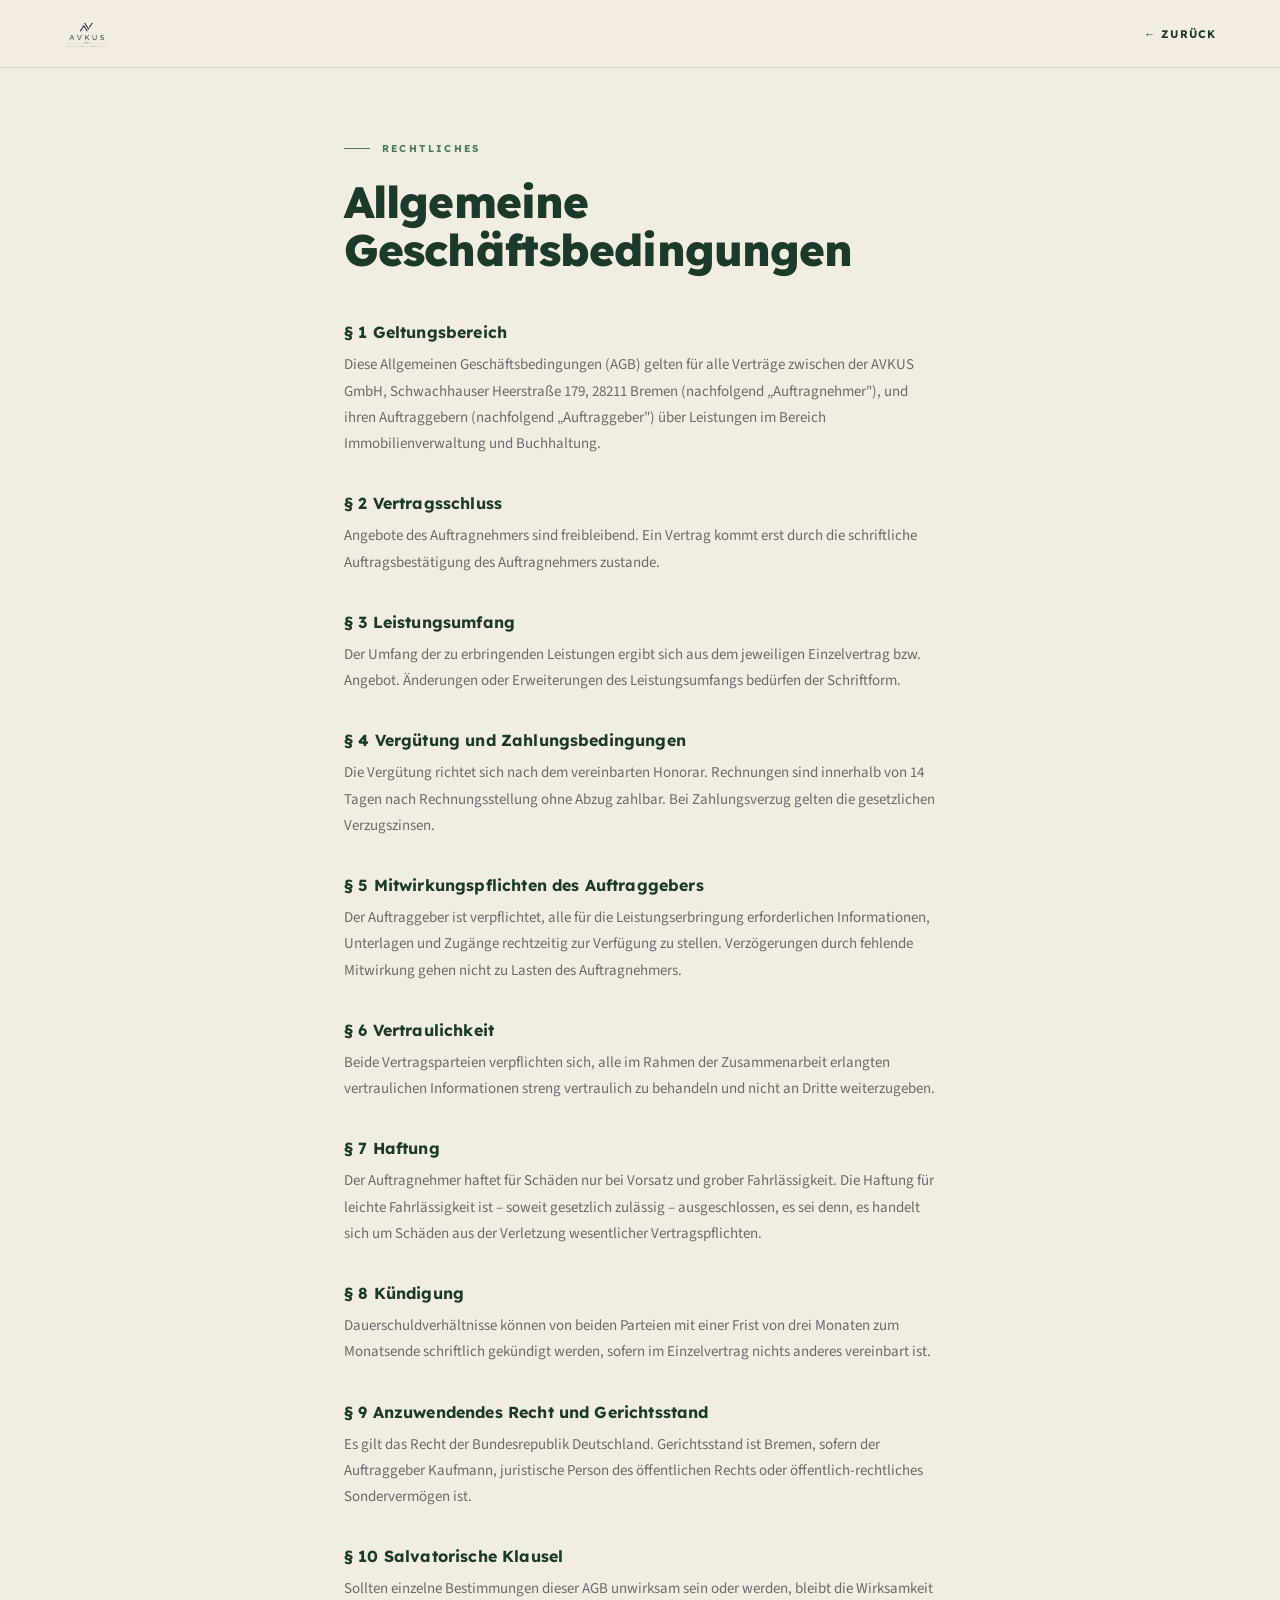
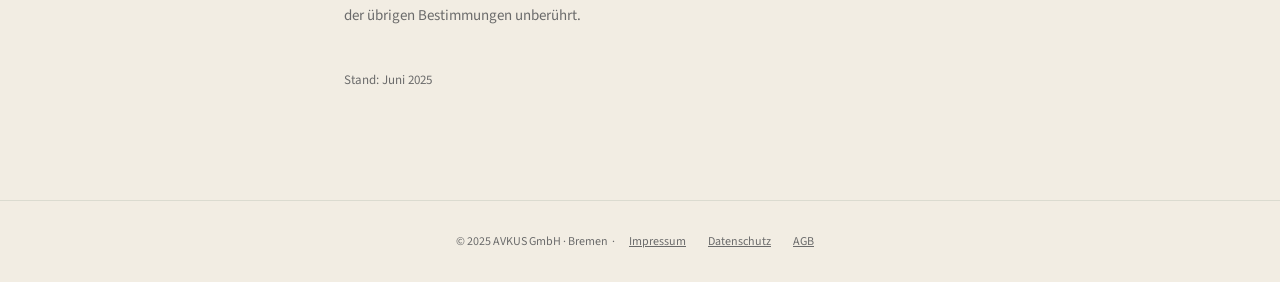
<file: agb.html>
<!DOCTYPE html>
<html lang="de">
<head>
  <meta charset="UTF-8">
  <meta name="viewport" content="width=device-width, initial-scale=1.0">
  <title>AGB – AVKUS GmbH</title>
  <link rel="icon" href="assets/logos/favicon.png" type="image/png">
  <link rel="preconnect" href="https://fonts.googleapis.com">
  <link rel="preconnect" href="https://fonts.gstatic.com" crossorigin>
  <link href="https://fonts.googleapis.com/css2?family=Lexend:wght@400;600;700;800&family=Source+Sans+3:wght@400;500;600&display=swap" rel="stylesheet">
  <style>
    *, *::before, *::after { box-sizing: border-box; margin: 0; padding: 0; }
    :root { --g: #1B3A2A; --cr: #F2EDE3; --mu: #6b6b6b; --tx: #1a1a1a; }
    body { font-family: 'Source Sans 3', system-ui, sans-serif; background: var(--cr); color: var(--tx); -webkit-font-smoothing: antialiased; }
    a { color: var(--g); }
    a:hover { text-decoration: underline; }

    header {
      position: sticky; top: 0; z-index: 10;
      background: rgba(242,237,227,0.95); backdrop-filter: blur(14px);
      border-bottom: 1px solid rgba(27,58,42,0.12);
      padding: 0 clamp(20px,5vw,72px);
      height: 68px; display: flex; align-items: center; gap: 16px;
    }
    header img { height: 34px; width: auto; }
    header a.back {
      margin-left: auto;
      font-family: 'Lexend', sans-serif; font-size: 11px; font-weight: 700;
      letter-spacing: 0.1em; text-transform: uppercase;
      color: var(--g); text-decoration: none;
      display: flex; align-items: center; gap: 6px;
    }
    header a.back:hover { text-decoration: underline; }

    main {
      max-width: 720px; margin: 0 auto;
      padding: 72px clamp(20px,5vw,72px) 96px;
    }
    .eyebrow {
      font-family: 'Lexend', sans-serif; font-size: 10px; font-weight: 700;
      letter-spacing: 0.22em; text-transform: uppercase; color: #4a7c61;
      display: flex; align-items: center; gap: 12px; margin-bottom: 20px;
    }
    .eyebrow::before { content: ''; display: block; width: 26px; height: 1px; background: currentColor; }
    h1 {
      font-family: 'Lexend', sans-serif; font-size: clamp(28px,4vw,44px);
      font-weight: 800; letter-spacing: -0.02em; line-height: 1.1;
      color: var(--g); margin-bottom: 48px;
    }
    h2 {
      font-family: 'Lexend', sans-serif; font-size: 16px; font-weight: 700;
      color: var(--g); margin: 36px 0 10px; letter-spacing: 0.01em;
    }
    p { font-size: 15px; line-height: 1.75; color: var(--mu); margin-bottom: 12px; }
    p strong { color: var(--tx); font-weight: 600; }

    footer {
      text-align: center; padding: 32px;
      font-size: 12px; color: var(--mu);
      border-top: 1px solid rgba(27,58,42,0.1);
    }
    footer a { color: var(--mu); margin: 0 10px; }
  </style>
</head>
<body>
  <header>
    <img src="assets/logos/logo_tall.png" alt="AVKUS">
    <a href="/" class="back">← Zurück</a>
  </header>

  <main>
    <p class="eyebrow">Rechtliches</p>
    <h1>Allgemeine Geschäftsbedingungen</h1>

    <h2>§ 1 Geltungsbereich</h2>
    <p>Diese Allgemeinen Geschäftsbedingungen (AGB) gelten für alle Verträge zwischen der AVKUS GmbH, Schwachhauser Heerstraße 179, 28211 Bremen (nachfolgend „Auftragnehmer"), und ihren Auftraggebern (nachfolgend „Auftraggeber") über Leistungen im Bereich Immobilienverwaltung und Buchhaltung.</p>

    <h2>§ 2 Vertragsschluss</h2>
    <p>Angebote des Auftragnehmers sind freibleibend. Ein Vertrag kommt erst durch die schriftliche Auftragsbestätigung des Auftragnehmers zustande.</p>

    <h2>§ 3 Leistungsumfang</h2>
    <p>Der Umfang der zu erbringenden Leistungen ergibt sich aus dem jeweiligen Einzelvertrag bzw. Angebot. Änderungen oder Erweiterungen des Leistungsumfangs bedürfen der Schriftform.</p>

    <h2>§ 4 Vergütung und Zahlungsbedingungen</h2>
    <p>Die Vergütung richtet sich nach dem vereinbarten Honorar. Rechnungen sind innerhalb von 14 Tagen nach Rechnungsstellung ohne Abzug zahlbar. Bei Zahlungsverzug gelten die gesetzlichen Verzugszinsen.</p>

    <h2>§ 5 Mitwirkungspflichten des Auftraggebers</h2>
    <p>Der Auftraggeber ist verpflichtet, alle für die Leistungserbringung erforderlichen Informationen, Unterlagen und Zugänge rechtzeitig zur Verfügung zu stellen. Verzögerungen durch fehlende Mitwirkung gehen nicht zu Lasten des Auftragnehmers.</p>

    <h2>§ 6 Vertraulichkeit</h2>
    <p>Beide Vertragsparteien verpflichten sich, alle im Rahmen der Zusammenarbeit erlangten vertraulichen Informationen streng vertraulich zu behandeln und nicht an Dritte weiterzugeben.</p>

    <h2>§ 7 Haftung</h2>
    <p>Der Auftragnehmer haftet für Schäden nur bei Vorsatz und grober Fahrlässigkeit. Die Haftung für leichte Fahrlässigkeit ist – soweit gesetzlich zulässig – ausgeschlossen, es sei denn, es handelt sich um Schäden aus der Verletzung wesentlicher Vertragspflichten.</p>

    <h2>§ 8 Kündigung</h2>
    <p>Dauerschuldverhältnisse können von beiden Parteien mit einer Frist von drei Monaten zum Monatsende schriftlich gekündigt werden, sofern im Einzelvertrag nichts anderes vereinbart ist.</p>

    <h2>§ 9 Anzuwendendes Recht und Gerichtsstand</h2>
    <p>Es gilt das Recht der Bundesrepublik Deutschland. Gerichtsstand ist Bremen, sofern der Auftraggeber Kaufmann, juristische Person des öffentlichen Rechts oder öffentlich-rechtliches Sondervermögen ist.</p>

    <h2>§ 10 Salvatorische Klausel</h2>
    <p>Sollten einzelne Bestimmungen dieser AGB unwirksam sein oder werden, bleibt die Wirksamkeit der übrigen Bestimmungen unberührt.</p>

    <p style="margin-top: 40px; font-size: 13px;">Stand: Juni 2025</p>
  </main>

  <footer>
    &copy; 2025 AVKUS GmbH · Bremen &nbsp;·&nbsp;
    <a href="/impressum">Impressum</a>
    <a href="/datenschutz">Datenschutz</a>
    <a href="/agb">AGB</a>
  </footer>
</body>
</html>
</file>
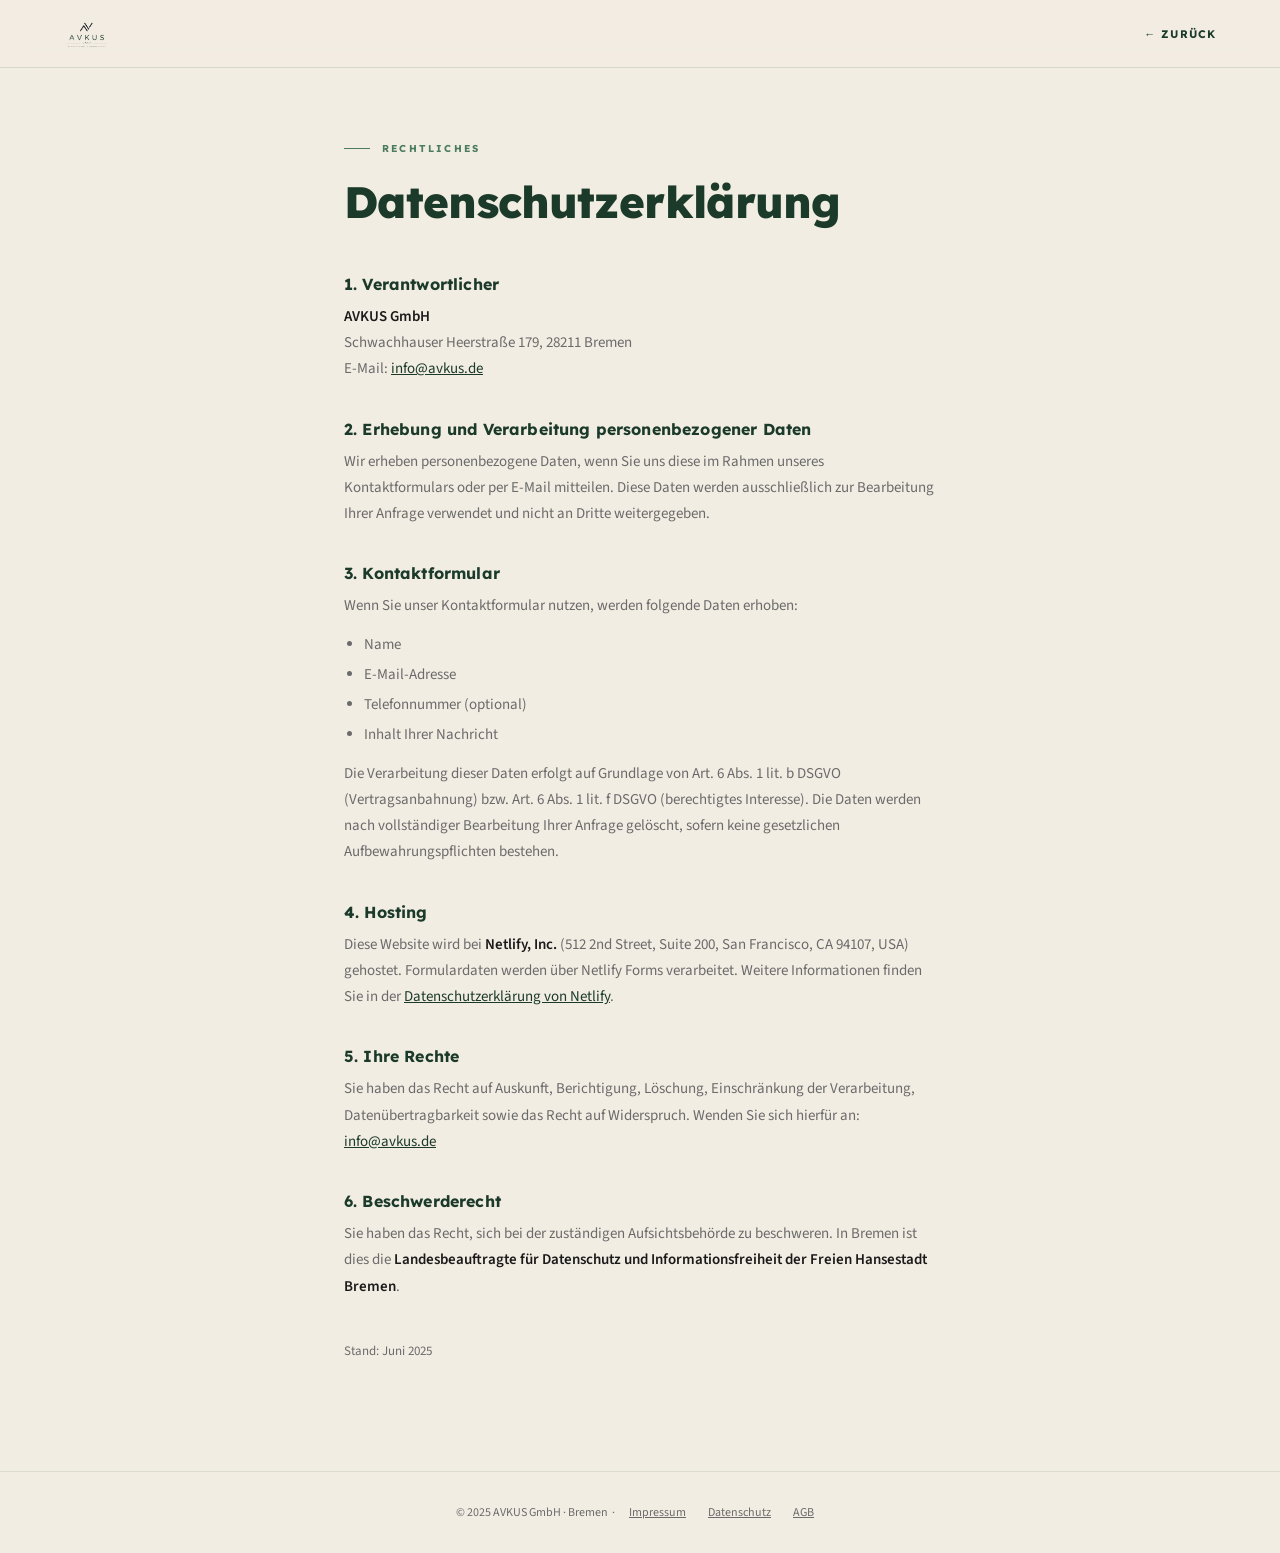
<file: datenschutz.html>
<!DOCTYPE html>
<html lang="de">
<head>
  <meta charset="UTF-8">
  <meta name="viewport" content="width=device-width, initial-scale=1.0">
  <title>Datenschutz – AVKUS GmbH</title>
  <link rel="icon" href="assets/logos/favicon.png" type="image/png">
  <link rel="preconnect" href="https://fonts.googleapis.com">
  <link rel="preconnect" href="https://fonts.gstatic.com" crossorigin>
  <link href="https://fonts.googleapis.com/css2?family=Lexend:wght@400;600;700;800&family=Source+Sans+3:wght@400;500;600&display=swap" rel="stylesheet">
  <style>
    *, *::before, *::after { box-sizing: border-box; margin: 0; padding: 0; }
    :root { --g: #1B3A2A; --cr: #F2EDE3; --mu: #6b6b6b; --tx: #1a1a1a; }
    body { font-family: 'Source Sans 3', system-ui, sans-serif; background: var(--cr); color: var(--tx); -webkit-font-smoothing: antialiased; }
    a { color: var(--g); }
    a:hover { text-decoration: underline; }

    header {
      position: sticky; top: 0; z-index: 10;
      background: rgba(242,237,227,0.95); backdrop-filter: blur(14px);
      border-bottom: 1px solid rgba(27,58,42,0.12);
      padding: 0 clamp(20px,5vw,72px);
      height: 68px; display: flex; align-items: center; gap: 16px;
    }
    header img { height: 34px; width: auto; }
    header a.back {
      margin-left: auto;
      font-family: 'Lexend', sans-serif; font-size: 11px; font-weight: 700;
      letter-spacing: 0.1em; text-transform: uppercase;
      color: var(--g); text-decoration: none;
      display: flex; align-items: center; gap: 6px;
    }
    header a.back:hover { text-decoration: underline; }

    main {
      max-width: 720px; margin: 0 auto;
      padding: 72px clamp(20px,5vw,72px) 96px;
    }
    .eyebrow {
      font-family: 'Lexend', sans-serif; font-size: 10px; font-weight: 700;
      letter-spacing: 0.22em; text-transform: uppercase; color: #4a7c61;
      display: flex; align-items: center; gap: 12px; margin-bottom: 20px;
    }
    .eyebrow::before { content: ''; display: block; width: 26px; height: 1px; background: currentColor; }
    h1 {
      font-family: 'Lexend', sans-serif; font-size: clamp(28px,4vw,44px);
      font-weight: 800; letter-spacing: -0.02em; line-height: 1.1;
      color: var(--g); margin-bottom: 48px;
    }
    h2 {
      font-family: 'Lexend', sans-serif; font-size: 16px; font-weight: 700;
      color: var(--g); margin: 36px 0 10px; letter-spacing: 0.01em;
    }
    p { font-size: 15px; line-height: 1.75; color: var(--mu); margin-bottom: 12px; }
    p strong { color: var(--tx); font-weight: 600; }
    ul { margin: 0 0 12px 20px; }
    ul li { font-size: 15px; line-height: 1.75; color: var(--mu); margin-bottom: 4px; }

    footer {
      text-align: center; padding: 32px;
      font-size: 12px; color: var(--mu);
      border-top: 1px solid rgba(27,58,42,0.1);
    }
    footer a { color: var(--mu); margin: 0 10px; }
  </style>
</head>
<body>
  <header>
    <img src="assets/logos/logo_tall.png" alt="AVKUS">
    <a href="/" class="back">← Zurück</a>
  </header>

  <main>
    <p class="eyebrow">Rechtliches</p>
    <h1>Datenschutzerklärung</h1>

    <h2>1. Verantwortlicher</h2>
    <p>
      <strong>AVKUS GmbH</strong><br>
      Schwachhauser Heerstraße 179, 28211 Bremen<br>
      E-Mail: <a href="mailto:info@avkus.de">info@avkus.de</a>
    </p>

    <h2>2. Erhebung und Verarbeitung personenbezogener Daten</h2>
    <p>Wir erheben personenbezogene Daten, wenn Sie uns diese im Rahmen unseres Kontaktformulars oder per E-Mail mitteilen. Diese Daten werden ausschließlich zur Bearbeitung Ihrer Anfrage verwendet und nicht an Dritte weitergegeben.</p>

    <h2>3. Kontaktformular</h2>
    <p>Wenn Sie unser Kontaktformular nutzen, werden folgende Daten erhoben:</p>
    <ul>
      <li>Name</li>
      <li>E-Mail-Adresse</li>
      <li>Telefonnummer (optional)</li>
      <li>Inhalt Ihrer Nachricht</li>
    </ul>
    <p>Die Verarbeitung dieser Daten erfolgt auf Grundlage von Art. 6 Abs. 1 lit. b DSGVO (Vertragsanbahnung) bzw. Art. 6 Abs. 1 lit. f DSGVO (berechtigtes Interesse). Die Daten werden nach vollständiger Bearbeitung Ihrer Anfrage gelöscht, sofern keine gesetzlichen Aufbewahrungspflichten bestehen.</p>

    <h2>4. Hosting</h2>
    <p>Diese Website wird bei <strong>Netlify, Inc.</strong> (512 2nd Street, Suite 200, San Francisco, CA 94107, USA) gehostet. Formulardaten werden über Netlify Forms verarbeitet. Weitere Informationen finden Sie in der <a href="https://www.netlify.com/privacy/" target="_blank" rel="noopener">Datenschutzerklärung von Netlify</a>.</p>

    <h2>5. Ihre Rechte</h2>
    <p>Sie haben das Recht auf Auskunft, Berichtigung, Löschung, Einschränkung der Verarbeitung, Datenübertragbarkeit sowie das Recht auf Widerspruch. Wenden Sie sich hierfür an: <a href="mailto:info@avkus.de">info@avkus.de</a></p>

    <h2>6. Beschwerderecht</h2>
    <p>Sie haben das Recht, sich bei der zuständigen Aufsichtsbehörde zu beschweren. In Bremen ist dies die <strong>Landesbeauftragte für Datenschutz und Informationsfreiheit der Freien Hansestadt Bremen</strong>.</p>

    <p style="margin-top: 40px; font-size: 13px;">Stand: Juni 2025</p>
  </main>

  <footer>
    &copy; 2025 AVKUS GmbH · Bremen &nbsp;·&nbsp;
    <a href="/impressum">Impressum</a>
    <a href="/datenschutz">Datenschutz</a>
    <a href="/agb">AGB</a>
  </footer>
</body>
</html>
</file>
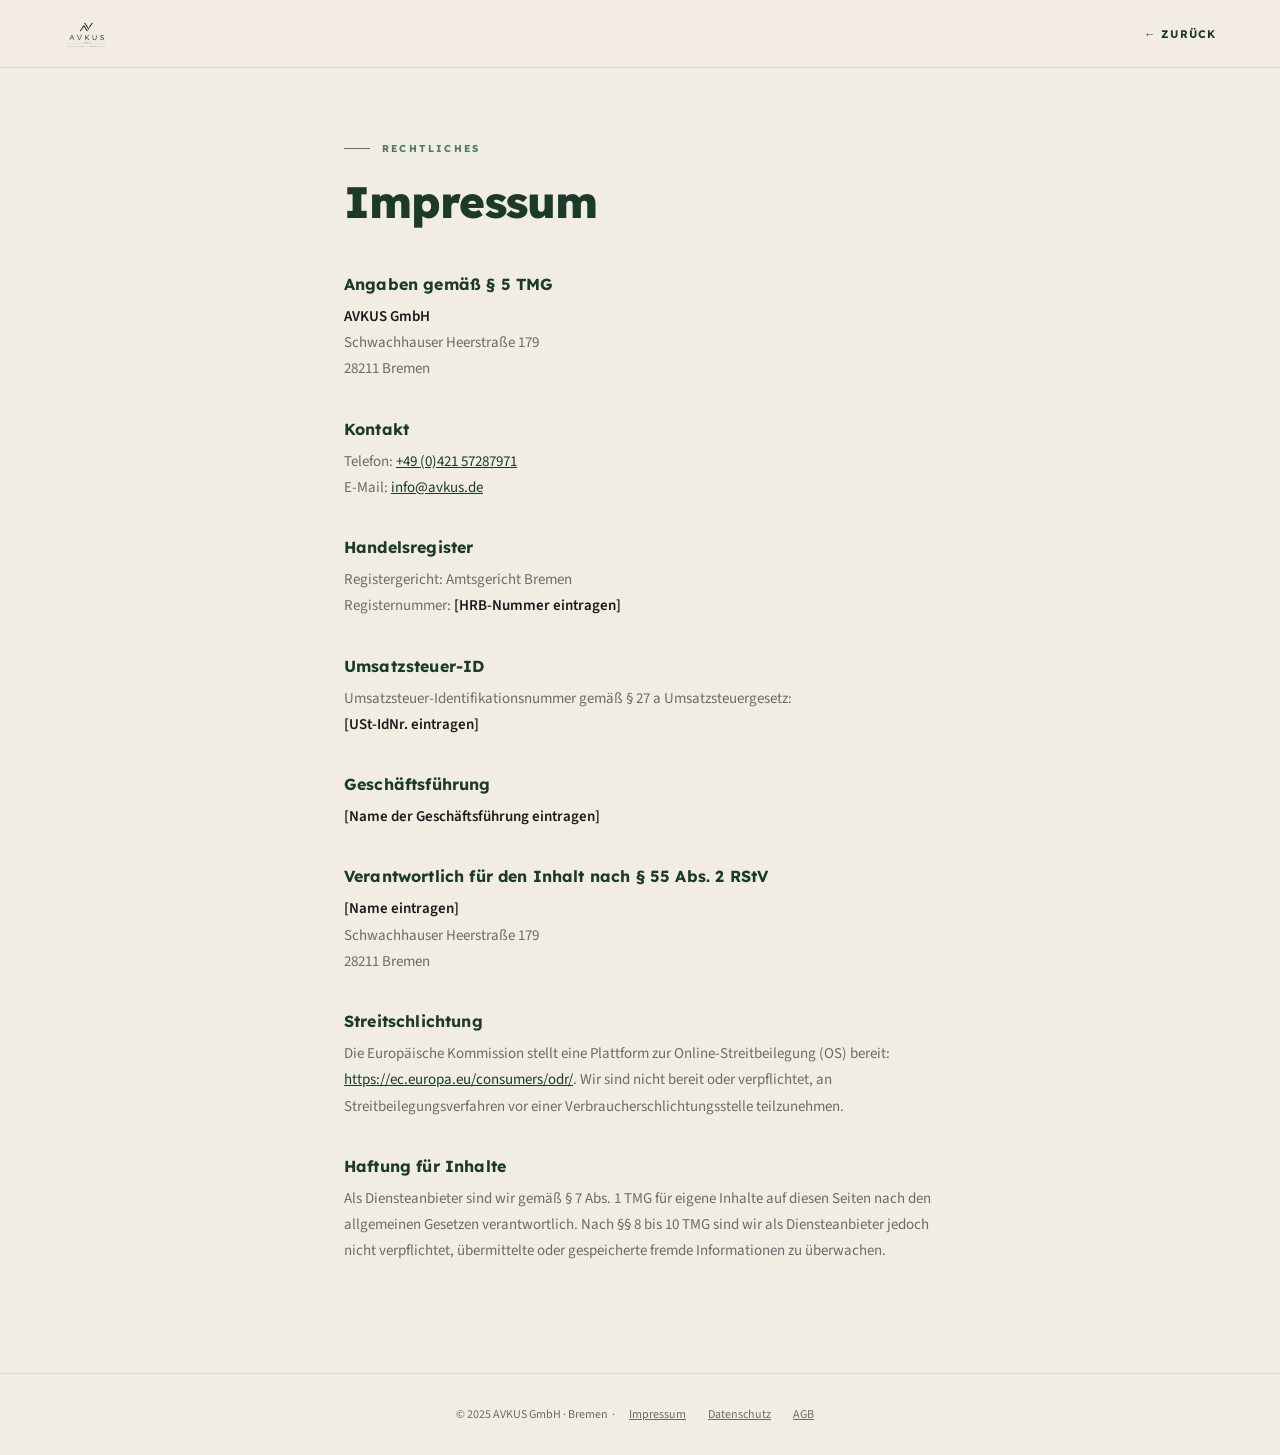
<file: impressum.html>
<!DOCTYPE html>
<html lang="de">
<head>
  <meta charset="UTF-8">
  <meta name="viewport" content="width=device-width, initial-scale=1.0">
  <title>Impressum – AVKUS GmbH</title>
  <link rel="icon" href="assets/logos/favicon.png" type="image/png">
  <link rel="preconnect" href="https://fonts.googleapis.com">
  <link rel="preconnect" href="https://fonts.gstatic.com" crossorigin>
  <link href="https://fonts.googleapis.com/css2?family=Lexend:wght@400;600;700;800&family=Source+Sans+3:wght@400;500;600&display=swap" rel="stylesheet">
  <style>
    *, *::before, *::after { box-sizing: border-box; margin: 0; padding: 0; }
    :root { --g: #1B3A2A; --cr: #F2EDE3; --mu: #6b6b6b; --tx: #1a1a1a; }
    body { font-family: 'Source Sans 3', system-ui, sans-serif; background: var(--cr); color: var(--tx); -webkit-font-smoothing: antialiased; }
    a { color: var(--g); }
    a:hover { text-decoration: underline; }

    header {
      position: sticky; top: 0; z-index: 10;
      background: rgba(242,237,227,0.95); backdrop-filter: blur(14px);
      border-bottom: 1px solid rgba(27,58,42,0.12);
      padding: 0 clamp(20px,5vw,72px);
      height: 68px; display: flex; align-items: center; gap: 16px;
    }
    header img { height: 34px; width: auto; }
    header a.back {
      margin-left: auto;
      font-family: 'Lexend', sans-serif; font-size: 11px; font-weight: 700;
      letter-spacing: 0.1em; text-transform: uppercase;
      color: var(--g); text-decoration: none;
      display: flex; align-items: center; gap: 6px;
    }
    header a.back:hover { text-decoration: underline; }

    main {
      max-width: 720px; margin: 0 auto;
      padding: 72px clamp(20px,5vw,72px) 96px;
    }
    .eyebrow {
      font-family: 'Lexend', sans-serif; font-size: 10px; font-weight: 700;
      letter-spacing: 0.22em; text-transform: uppercase; color: #4a7c61;
      display: flex; align-items: center; gap: 12px; margin-bottom: 20px;
    }
    .eyebrow::before { content: ''; display: block; width: 26px; height: 1px; background: currentColor; }
    h1 {
      font-family: 'Lexend', sans-serif; font-size: clamp(28px,4vw,44px);
      font-weight: 800; letter-spacing: -0.02em; line-height: 1.1;
      color: var(--g); margin-bottom: 48px;
    }
    h2 {
      font-family: 'Lexend', sans-serif; font-size: 16px; font-weight: 700;
      color: var(--g); margin: 36px 0 10px; letter-spacing: 0.01em;
    }
    p { font-size: 15px; line-height: 1.75; color: var(--mu); margin-bottom: 12px; }
    p strong { color: var(--tx); font-weight: 600; }

    footer {
      text-align: center; padding: 32px;
      font-size: 12px; color: var(--mu);
      border-top: 1px solid rgba(27,58,42,0.1);
    }
    footer a { color: var(--mu); margin: 0 10px; }
  </style>
</head>
<body>
  <header>
    <img src="assets/logos/logo_tall.png" alt="AVKUS">
    <a href="/" class="back">← Zurück</a>
  </header>

  <main>
    <p class="eyebrow">Rechtliches</p>
    <h1>Impressum</h1>

    <h2>Angaben gemäß § 5 TMG</h2>
    <p>
      <strong>AVKUS GmbH</strong><br>
      Schwachhauser Heerstraße 179<br>
      28211 Bremen
    </p>

    <h2>Kontakt</h2>
    <p>
      Telefon: <a href="tel:+494215728797">+49 (0)421 57287971</a><br>
      E-Mail: <a href="mailto:info@avkus.de">info@avkus.de</a>
    </p>

    <h2>Handelsregister</h2>
    <p>
      Registergericht: Amtsgericht Bremen<br>
      Registernummer: <strong>[HRB-Nummer eintragen]</strong>
    </p>

    <h2>Umsatzsteuer-ID</h2>
    <p>Umsatzsteuer-Identifikationsnummer gemäß § 27 a Umsatzsteuergesetz:<br>
      <strong>[USt-IdNr. eintragen]</strong>
    </p>

    <h2>Geschäftsführung</h2>
    <p><strong>[Name der Geschäftsführung eintragen]</strong></p>

    <h2>Verantwortlich für den Inhalt nach § 55 Abs. 2 RStV</h2>
    <p>
      <strong>[Name eintragen]</strong><br>
      Schwachhauser Heerstraße 179<br>
      28211 Bremen
    </p>

    <h2>Streitschlichtung</h2>
    <p>Die Europäische Kommission stellt eine Plattform zur Online-Streitbeilegung (OS) bereit:
      <a href="https://ec.europa.eu/consumers/odr/" target="_blank" rel="noopener">https://ec.europa.eu/consumers/odr/</a>.
      Wir sind nicht bereit oder verpflichtet, an Streitbeilegungsverfahren vor einer Verbraucherschlichtungsstelle teilzunehmen.
    </p>

    <h2>Haftung für Inhalte</h2>
    <p>Als Diensteanbieter sind wir gemäß § 7 Abs. 1 TMG für eigene Inhalte auf diesen Seiten nach den allgemeinen Gesetzen verantwortlich. Nach §§ 8 bis 10 TMG sind wir als Diensteanbieter jedoch nicht verpflichtet, übermittelte oder gespeicherte fremde Informationen zu überwachen.</p>
  </main>

  <footer>
    &copy; 2025 AVKUS GmbH · Bremen &nbsp;·&nbsp;
    <a href="/impressum">Impressum</a>
    <a href="/datenschutz">Datenschutz</a>
    <a href="/agb">AGB</a>
  </footer>
</body>
</html>
</file>
